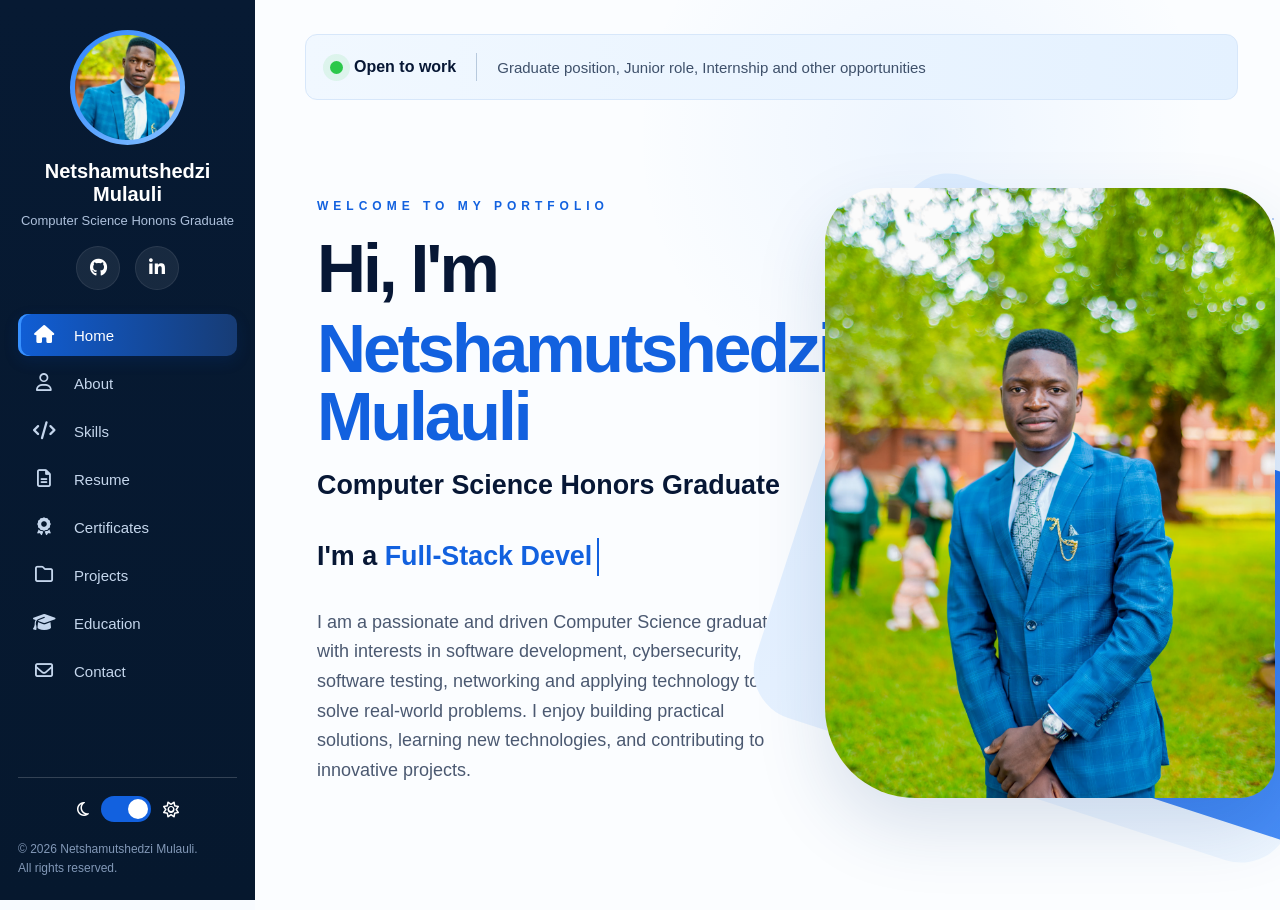
<file: index.html>
<!DOCTYPE html>
<html lang="en">
<head>
    <meta charset="UTF-8">
    <meta name="viewport" content="width=device-width, initial-scale=1.0">

    <meta
        name="description"
        content="Portfolio of Netshamutshedzi Mulauli, Computer Science graduate interested in software development, QA, IT support, networking and cybersecurity."
    >

    <title>Netshamutshedzi Mulauli | Portfolio</title>

    <!-- Font Awesome -->
    <link
        rel="stylesheet"
        href="https://cdnjs.cloudflare.com/ajax/libs/font-awesome/6.7.2/css/all.min.css"
    >

    <link rel="stylesheet" href="css/style.css">
</head>

<body>

    <!-- =========================
         MOBILE MENU BUTTON
    ========================== -->
    <button
        class="mobile-menu-btn"
        id="mobileMenuBtn"
        aria-label="Open navigation menu"
        aria-expanded="false"
    >
        <i class="fa-solid fa-bars"></i>
    </button>

    <!-- =========================
         SIDEBAR
    ========================== -->
    <aside class="sidebar" id="sidebar">

        <div class="sidebar-profile">

            <div class="profile-image-wrapper">
                <img
                    src="assets/images/profile-photo.jpg"
                    alt="Netshamutshedzi Mulauli"
                    class="profile-image"
                >
            </div>

            <h2>Netshamutshedzi<br>Mulauli</h2>

            <p>Computer Science Honons Graduate</p>

            <div class="social-links">

                <a
                    href="https://github.com/Mulauli04"
                    target="_blank"
                    rel="noopener noreferrer"
                    aria-label="GitHub"
                >
                    <i class="fa-brands fa-github"></i>
                </a>

                <!-- Replace # with your LinkedIn URL -->
                <a
                    href="http://linkedin.com/in/mulauli-netshamutshedzi-652450277"
                    target="_blank"
                    rel="noopener noreferrer"
                    aria-label="LinkedIn"
                >
                    <i class="fa-brands fa-linkedin-in"></i>
                </a>

            </div>
        </div>


        <!-- Navigation -->
        <nav class="sidebar-nav">

            <a href="index.html" class="nav-link active">
                <i class="fa-solid fa-house"></i>
                <span>Home</span>
            </a>

            <a href="about.html" class="nav-link">
                <i class="fa-regular fa-user"></i>
                <span>About</span>
            </a>

            <a href="skills.html" class="nav-link">
                <i class="fa-solid fa-code"></i>
                <span>Skills</span>
            </a>

            <a href="resume.html" class="nav-link">
                <i class="fa-regular fa-file-lines"></i>
                <span>Resume</span>
            </a>

            <a href="certificates.html" class="nav-link">
                <i class="fa-solid fa-award"></i>
                <span>Certificates</span>
            </a>

            <a href="projects.html" class="nav-link">
                <i class="fa-regular fa-folder"></i>
                <span>Projects</span>
            </a>

            <a href="education.html" class="nav-link">
                <i class="fa-solid fa-graduation-cap"></i>
                <span>Education</span>
            </a>

            <a href="contact.html" class="nav-link">
                <i class="fa-regular fa-envelope"></i>
                <span>Contact</span>
            </a>

        </nav>


        <!-- Sidebar Footer -->
        <div class="sidebar-footer">

            <div class="theme-switcher">

                <i class="fa-regular fa-moon"></i>

                <button
                    id="themeToggle"
                    class="theme-toggle"
                    aria-label="Toggle dark mode"
                >
                    <span></span>
                </button>

                <i class="fa-regular fa-sun"></i>

            </div>

            <p>
                © <span id="currentYear"></span>
                Netshamutshedzi Mulauli.<br>
                All rights reserved.
            </p>

        </div>

    </aside>


    <!-- Overlay for mobile -->
    <div class="sidebar-overlay" id="sidebarOverlay"></div>


    <!-- =========================
         MAIN CONTENT
    ========================== -->
    <main class="main-content">

        <!-- Availability -->
        <section class="availability-bar">

            <div class="availability-status">
                <span class="status-dot"></span>
                <strong>Open to work</strong>
            </div>

            <div class="availability-divider"></div>

            <p>
                Graduate position, Junior role, Internship and other opportunities
            </p>

        </section>


        <!-- =========================
             HERO
        ========================== -->
        <section class="hero">

            <!-- LEFT SIDE -->
            <div class="hero-content">

                <p class="eyebrow">
                    WELCOME TO MY PORTFOLIO
                </p>

                <h1>
                    <span class="dark-heading">Hi, I'm</span>

                    <span class="name">
                        Netshamutshedzi<br>
                        Mulauli
                    </span>
                </h1>

                <h2>
                    Computer Science Honors Graduate
                </h2>


                <!-- Changing role -->
                <div class="changing-role">
                    <span>I'm a&nbsp;</span>

                    <span
                        id="typingText"
                        class="typing-text"
                        aria-live="polite"
                    ></span>

                    <span class="typing-cursor"></span>
                </div>


                <p class="hero-description">
                    I am a passionate and driven Computer Science graduate with
                    interests in software development, cybersecurity, software
                    testing, networking and applying technology to solve
                    real-world problems. I enjoy building practical solutions,
                    learning new technologies, and contributing to innovative
                    projects.
                </p>

            </div>


            <!-- RIGHT SIDE -->
            <div class="hero-visual">

                <div class="shape shape-one"></div>
                <div class="shape shape-two"></div>

                <div class="dot-pattern"></div>

                <div class="hero-image-container">
                    <img
                        src="assets/images/home-photo.jpg"
                        alt="Netshamutshedzi Mulauli"
                        class="hero-image"
                    >
                </div>

            </div>

        </section>

    </main>


    <script src="js/main.js"></script>

</body>
</html>
</file>
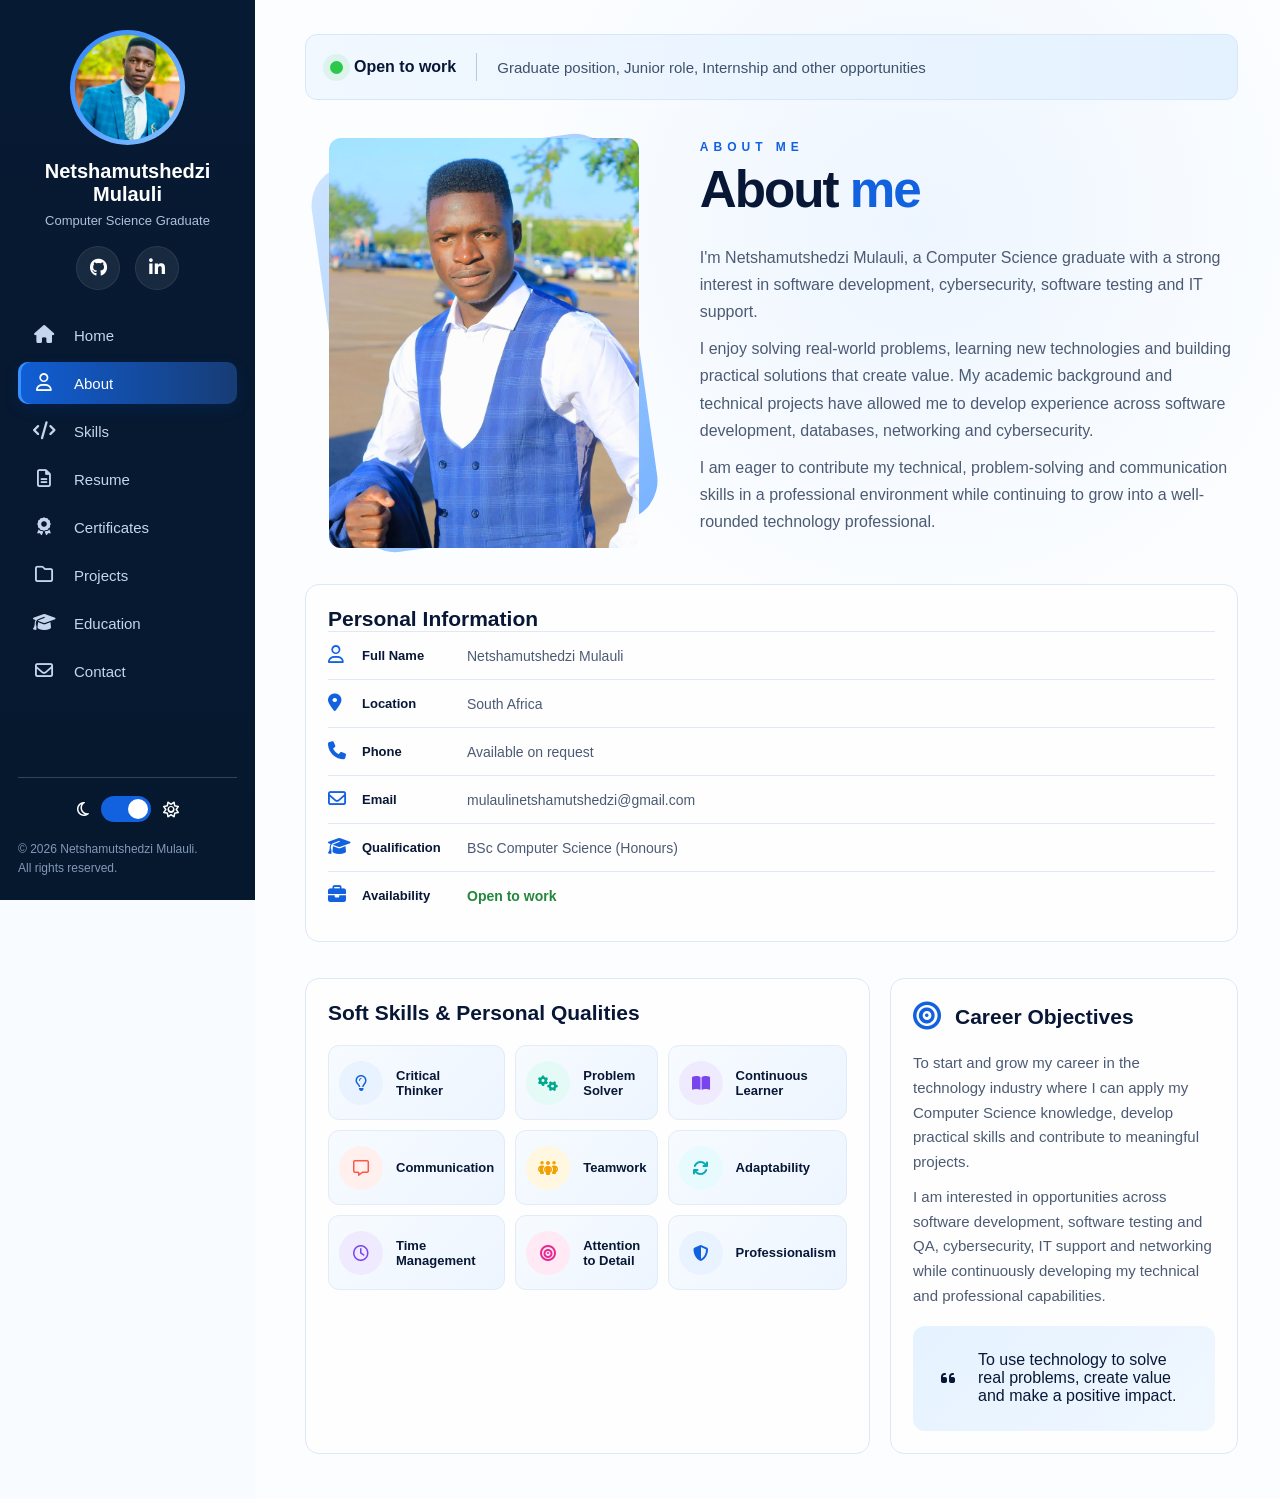
<file: about.html>
<!DOCTYPE html>
<html lang="en">
<head>
    <meta charset="UTF-8">

    <meta name="viewport" content="width=device-width, initial-scale=1.0">

    <meta
        name="description"
        content="About Netshamutshedzi Mulauli — Computer Science graduate interested in software development, cybersecurity, software testing, IT and networking."
    >

    <title>About | Netshamutshedzi Mulauli</title>

    <!-- Font Awesome -->
    <link
        rel="stylesheet"
        href="https://cdnjs.cloudflare.com/ajax/libs/font-awesome/6.7.2/css/all.min.css"
    >

    <link rel="stylesheet" href="css/style.css">
</head>

<body>

<!-- ========================================
     MOBILE MENU
========================================= -->

<button
    class="mobile-menu-btn"
    id="mobileMenuBtn"
    aria-label="Open navigation menu"
    aria-expanded="false"
>
    <i class="fa-solid fa-bars"></i>
</button>


<!-- ========================================
     SIDEBAR
========================================= -->

<aside class="sidebar" id="sidebar">

    <div class="sidebar-profile">

        <div class="profile-image-wrapper">

            <img
                src="assets/images/profile-photo.jpg"
                alt="Netshamutshedzi Mulauli"
                class="profile-image"
            >

        </div>

        <h2>
            Netshamutshedzi<br>
            Mulauli
        </h2>

        <p>Computer Science Graduate</p>


        <div class="social-links">

            <!-- GitHub -->
            <a
                href="https://github.com/Mulauli04"
                target="_blank"
                rel="noopener noreferrer"
                aria-label="GitHub"
            >
                <i class="fa-brands fa-github"></i>
            </a>


            <!-- LinkedIn -->
            <a
                href="https://www.linkedin.com/in/mulauli-netshamutshedzi-652450277"
                target="_blank"
                rel="noopener noreferrer"
                aria-label="LinkedIn"
            >
                <i class="fa-brands fa-linkedin-in"></i>
            </a>

        </div>

    </div>


    <!-- NAVIGATION -->

    <nav class="sidebar-nav">

        <a href="index.html" class="nav-link">
            <i class="fa-solid fa-house"></i>
            <span>Home</span>
        </a>

        <a href="about.html" class="nav-link active">
            <i class="fa-regular fa-user"></i>
            <span>About</span>
        </a>

        <a href="skills.html" class="nav-link">
            <i class="fa-solid fa-code"></i>
            <span>Skills</span>
        </a>

        <a href="resume.html" class="nav-link">
            <i class="fa-regular fa-file-lines"></i>
            <span>Resume</span>
        </a>

        <a href="certificates.html" class="nav-link">
            <i class="fa-solid fa-award"></i>
            <span>Certificates</span>
        </a>

        <a href="projects.html" class="nav-link">
            <i class="fa-regular fa-folder"></i>
            <span>Projects</span>
        </a>

        <a href="education.html" class="nav-link">
            <i class="fa-solid fa-graduation-cap"></i>
            <span>Education</span>
        </a>

        <a href="contact.html" class="nav-link">
            <i class="fa-regular fa-envelope"></i>
            <span>Contact</span>
        </a>

    </nav>


    <!-- SIDEBAR FOOTER -->

    <div class="sidebar-footer">

        <div class="theme-switcher">

            <i class="fa-regular fa-moon"></i>

            <button
                id="themeToggle"
                class="theme-toggle"
                aria-label="Toggle dark mode"
            >
                <span></span>
            </button>

            <i class="fa-regular fa-sun"></i>

        </div>

        <p>
            © <span id="currentYear"></span>
            Netshamutshedzi Mulauli.<br>
            All rights reserved.
        </p>

    </div>

</aside>


<div
    class="sidebar-overlay"
    id="sidebarOverlay"
></div>


<!-- ========================================
     MAIN CONTENT
========================================= -->

<main class="main-content about-main">


    <!-- OPEN TO WORK -->

    <section class="availability-bar">

        <div class="availability-status">

            <span class="status-dot"></span>

            <strong>
                Open to work
            </strong>

        </div>

        <div class="availability-divider"></div>

        <p>
            Graduate position, Junior role, Internship and other opportunities
        </p>

    </section>


    <!-- ====================================
         ABOUT TOP SECTION
    ===================================== -->

    <section class="about-hero">


        <!-- PHOTO -->

        <div class="about-photo-column">

            <div class="about-photo-decoration"></div>

            <div class="about-photo-wrapper">

                <img
                    src="assets/images/about-photo.jpg"
                    alt="Netshamutshedzi Mulauli"
                    class="about-photo"
                >

            </div>

        </div>


        <!-- ABOUT TEXT -->

        <div class="about-introduction">

            <p class="section-label">
                ABOUT ME
            </p>

            <h1>
                About <span>me</span>
            </h1>

            <p>
                I'm Netshamutshedzi Mulauli, a Computer Science
                graduate with a strong interest in software
                development, cybersecurity, software testing and
                IT support.
            </p>

            <p>
                I enjoy solving real-world problems, learning new
                technologies and building practical solutions that
                create value. My academic background and technical
                projects have allowed me to develop experience
                across software development, databases, networking
                and cybersecurity.
            </p>

            <p>
                I am eager to contribute my technical,
                problem-solving and communication skills in a
                professional environment while continuing to grow
                into a well-rounded technology professional.
            </p>

        </div>


        <!-- PERSONAL INFORMATION -->

        <div class="personal-info-card">

            <h2>
                Personal Information
            </h2>


            <div class="info-row">

                <div class="info-icon">
                    <i class="fa-regular fa-user"></i>
                </div>

                <strong>Full Name</strong>

                <span>
                    Netshamutshedzi Mulauli
                </span>

            </div>


            <div class="info-row">

                <div class="info-icon">
                    <i class="fa-solid fa-location-dot"></i>
                </div>

                <strong>Location</strong>

                <span>
                    South Africa
                </span>

            </div>


            <div class="info-row">

                <div class="info-icon">
                    <i class="fa-solid fa-phone"></i>
                </div>

                <strong>Phone</strong>

                <span>
                    Available on request
                </span>

            </div>


            <div class="info-row">

                <div class="info-icon">
                    <i class="fa-regular fa-envelope"></i>
                </div>

                <strong>Email</strong>

                <a href="mailto:mulaulinetshamutshedzi@gmail.com">
                    mulaulinetshamutshedzi@gmail.com
                </a>

            </div>


            <div class="info-row">

                <div class="info-icon">
                    <i class="fa-solid fa-graduation-cap"></i>
                </div>

                <strong>Qualification</strong>

                <span>
                    BSc Computer Science (Honours)
                </span>

            </div>


            <div class="info-row">

                <div class="info-icon">
                    <i class="fa-solid fa-briefcase"></i>
                </div>

                <strong>Availability</strong>

                <span class="available-text">
                    Open to work
                </span>

            </div>

        </div>

    </section>


    <!-- ====================================
         LOWER ABOUT SECTION
    ===================================== -->

    <section class="about-lower">


        <!-- SOFT SKILLS -->

        <div class="soft-skills-card">

            <h2>
                Soft Skills & Personal Qualities
            </h2>


            <div class="soft-skills-grid">


                <div class="soft-skill">

                    <div class="soft-skill-icon blue">
                        <i class="fa-regular fa-lightbulb"></i>
                    </div>

                    <span>
                        Critical<br>
                        Thinker
                    </span>

                </div>


                <div class="soft-skill">

                    <div class="soft-skill-icon green">
                        <i class="fa-solid fa-gears"></i>
                    </div>

                    <span>
                        Problem<br>
                        Solver
                    </span>

                </div>


                <div class="soft-skill">

                    <div class="soft-skill-icon purple">
                        <i class="fa-solid fa-book-open"></i>
                    </div>

                    <span>
                        Continuous<br>
                        Learner
                    </span>

                </div>


                <div class="soft-skill">

                    <div class="soft-skill-icon red">
                        <i class="fa-regular fa-message"></i>
                    </div>

                    <span>
                        Communication
                    </span>

                </div>


                <div class="soft-skill">

                    <div class="soft-skill-icon orange">
                        <i class="fa-solid fa-people-group"></i>
                    </div>

                    <span>
                        Teamwork
                    </span>

                </div>


                <div class="soft-skill">

                    <div class="soft-skill-icon cyan">
                        <i class="fa-solid fa-arrows-rotate"></i>
                    </div>

                    <span>
                        Adaptability
                    </span>

                </div>


                <div class="soft-skill">

                    <div class="soft-skill-icon purple">
                        <i class="fa-regular fa-clock"></i>
                    </div>

                    <span>
                        Time<br>
                        Management
                    </span>

                </div>


                <div class="soft-skill">

                    <div class="soft-skill-icon pink">
                        <i class="fa-solid fa-bullseye"></i>
                    </div>

                    <span>
                        Attention<br>
                        to Detail
                    </span>

                </div>


                <div class="soft-skill">

                    <div class="soft-skill-icon blue">
                        <i class="fa-solid fa-shield-halved"></i>
                    </div>

                    <span>
                        Professionalism
                    </span>

                </div>

            </div>

        </div>


        <!-- CAREER OBJECTIVE -->

        <div class="career-card">

            <div class="career-heading">

                <div class="career-icon">
                    <i class="fa-solid fa-bullseye"></i>
                </div>

                <h2>
                    Career Objectives
                </h2>

            </div>


            <p>
                To start and grow my career in the technology
                industry where I can apply my Computer Science
                knowledge, develop practical skills and contribute
                to meaningful projects.
            </p>

            <p>
                I am interested in opportunities across software
                development, software testing and QA, cybersecurity,
                IT support and networking while continuously
                developing my technical and professional
                capabilities.
            </p>


            <div class="career-quote">

                <i class="fa-solid fa-quote-left"></i>

                <blockquote>
                    To use technology to solve real problems,
                    create value and make a positive impact.
                </blockquote>

            </div>

        </div>

    </section>

</main>


<script src="js/main.js"></script>

</body>
</html>
</file>
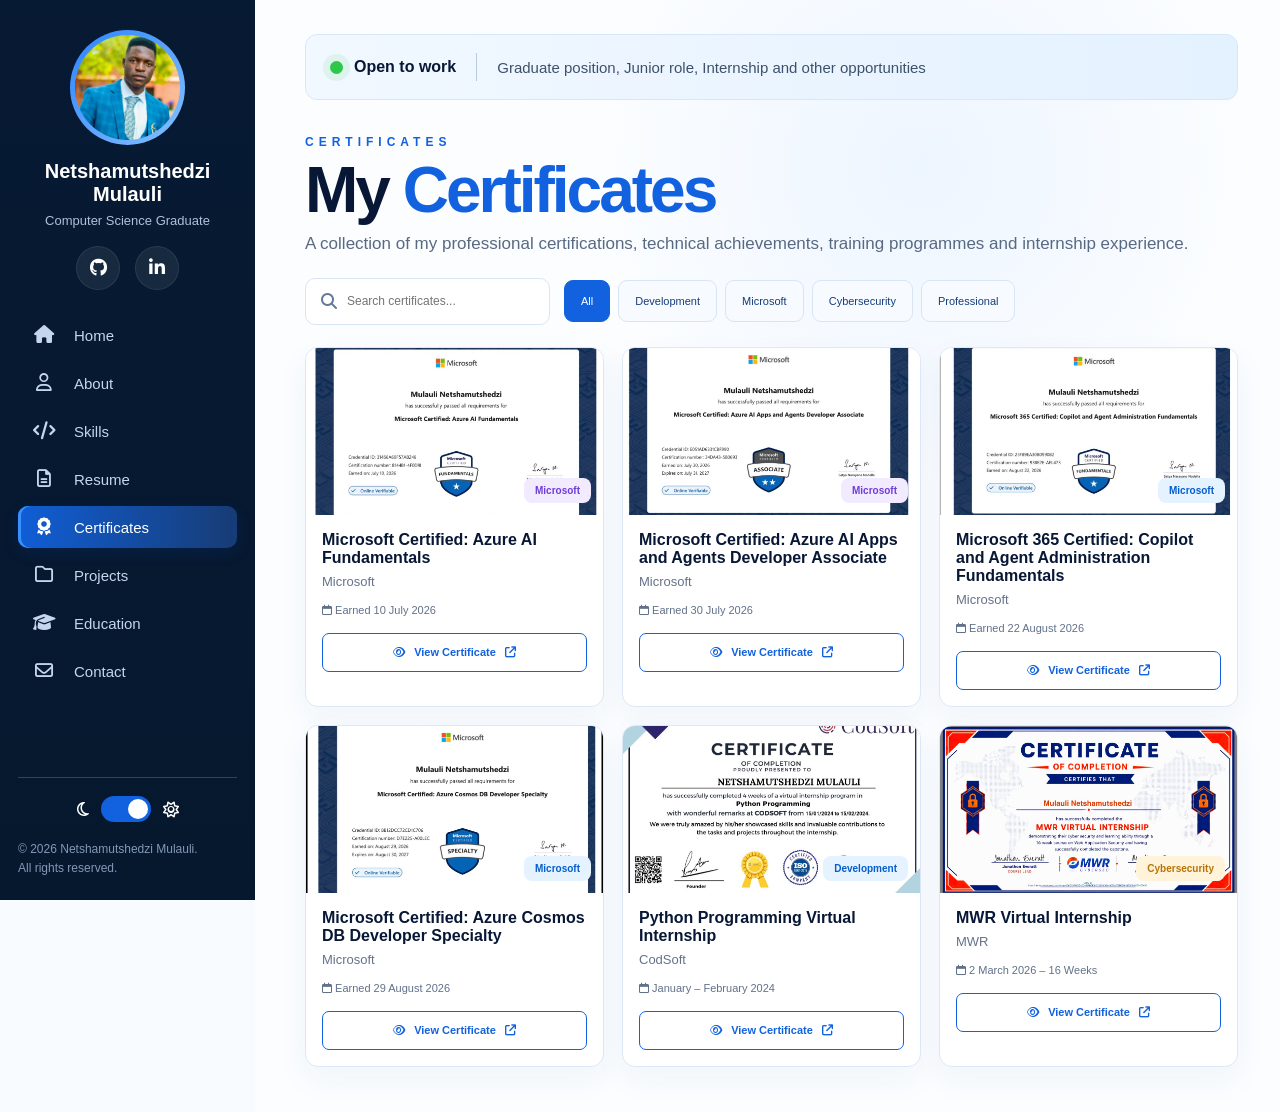
<file: certificates.html>
<!DOCTYPE html>
<html lang="en">

<head>
    <meta charset="UTF-8">

    <meta name="viewport" content="width=device-width, initial-scale=1.0">

    <meta
        name="description"
        content="Professional certificates, Microsoft certifications, training and internship achievements of Netshamutshedzi Mulauli."
    >

    <title>Certificates | Netshamutshedzi Mulauli</title>

    <link
        rel="stylesheet"
        href="https://cdnjs.cloudflare.com/ajax/libs/font-awesome/6.7.2/css/all.min.css"
    >

    <link rel="stylesheet" href="css/style.css">
</head>

<body>


<!-- =====================================================
     MOBILE MENU
===================================================== -->

<button
    class="mobile-menu-btn"
    id="mobileMenuBtn"
    aria-label="Open navigation menu"
    aria-expanded="false"
>
    <i class="fa-solid fa-bars"></i>
</button>


<!-- =====================================================
     SIDEBAR
===================================================== -->

<aside class="sidebar" id="sidebar">

    <div class="sidebar-profile">

        <div class="profile-image-wrapper">

            <img
                src="assets/images/profile-photo.jpg"
                alt="Netshamutshedzi Mulauli"
                class="profile-image"
            >

        </div>


        <h2>
            Netshamutshedzi<br>
            Mulauli
        </h2>


        <p>
            Computer Science Graduate
        </p>


        <div class="social-links">

            <a
                href="https://github.com/Mulauli04"
                target="_blank"
                rel="noopener noreferrer"
                aria-label="GitHub"
            >
                <i class="fa-brands fa-github"></i>
            </a>


            <a
                href="https://www.linkedin.com/in/mulauli-netshamutshedzi-652450277"
                target="_blank"
                rel="noopener noreferrer"
                aria-label="LinkedIn"
            >
                <i class="fa-brands fa-linkedin-in"></i>
            </a>

        </div>

    </div>


    <!-- =================================================
         NAVIGATION
    ================================================== -->

    <nav class="sidebar-nav">

        <a href="index.html" class="nav-link">
            <i class="fa-solid fa-house"></i>
            <span>Home</span>
        </a>


        <a href="about.html" class="nav-link">
            <i class="fa-regular fa-user"></i>
            <span>About</span>
        </a>


        <a href="skills.html" class="nav-link">
            <i class="fa-solid fa-code"></i>
            <span>Skills</span>
        </a>


        <a href="resume.html" class="nav-link">
            <i class="fa-regular fa-file-lines"></i>
            <span>Resume</span>
        </a>


        <a href="certificates.html" class="nav-link active">
            <i class="fa-solid fa-award"></i>
            <span>Certificates</span>
        </a>


        <a href="projects.html" class="nav-link">
            <i class="fa-regular fa-folder"></i>
            <span>Projects</span>
        </a>


        <a href="education.html" class="nav-link">
            <i class="fa-solid fa-graduation-cap"></i>
            <span>Education</span>
        </a>


        <a href="contact.html" class="nav-link">
            <i class="fa-regular fa-envelope"></i>
            <span>Contact</span>
        </a>

    </nav>


    <!-- =================================================
         SIDEBAR FOOTER
    ================================================== -->

    <div class="sidebar-footer">

        <div class="theme-switcher">

            <i class="fa-regular fa-moon"></i>


            <button
                id="themeToggle"
                class="theme-toggle"
                aria-label="Toggle dark mode"
            >
                <span></span>
            </button>


            <i class="fa-regular fa-sun"></i>

        </div>


        <p>
            © <span id="currentYear"></span>
            Netshamutshedzi Mulauli.<br>
            All rights reserved.
        </p>

    </div>

</aside>


<!-- =====================================================
     MOBILE OVERLAY
===================================================== -->

<div
    class="sidebar-overlay"
    id="sidebarOverlay"
></div>


<!-- =====================================================
     MAIN CONTENT
===================================================== -->

<main class="main-content certificates-main">


    <!-- =================================================
         OPEN TO WORK BAR
    ================================================== -->

    <section class="availability-bar">

        <div class="availability-status">

            <span class="status-dot"></span>

            <strong>
                Open to work
            </strong>

        </div>


        <div class="availability-divider"></div>


        <p>
            Graduate position, Junior role, Internship and other opportunities
        </p>

    </section>


    <!-- =================================================
         PAGE HEADER
    ================================================== -->

    <section class="certificates-header">

        <div>

            <p class="section-label">
                CERTIFICATES
            </p>


            <h1>
                My <span>Certificates</span>
            </h1>


            <p>
                A collection of my professional certifications,
                technical achievements, training programmes and internship experience.
            </p>

        </div>

    </section>


    <!-- =================================================
         SEARCH + FILTERS
    ================================================== -->

    <section class="certificate-controls">


        <!-- SEARCH -->

        <div class="certificate-search">

            <i class="fa-solid fa-magnifying-glass"></i>

            <input
                type="search"
                id="certificateSearch"
                placeholder="Search certificates..."
                aria-label="Search certificates"
            >

        </div>


        <!-- FILTER BUTTONS -->

        <div class="certificate-filters">

            <button
                class="certificate-filter active"
                data-filter="all"
            >
                All
            </button>


            <button
                class="certificate-filter"
                data-filter="development"
            >
                Development
            </button>


            <button
                class="certificate-filter"
                data-filter="microsoft"
            >
                Microsoft
            </button>


            <button
                class="certificate-filter"
                data-filter="cybersecurity"
            >
                Cybersecurity
            </button>


            <button
                class="certificate-filter"
                data-filter="professional"
            >
                Professional
            </button>

        </div>

    </section>


    <!-- =================================================
         CERTIFICATE GRID
    ================================================== -->

    <section
        class="certificates-grid"
        id="certificatesGrid"
    >


        <!-- =================================================
             1. MICROSOFT AZURE AI FUNDAMENTALS
        ================================================== -->

        <article
            class="certificate-card"
            data-category="microsoft"
            data-title="microsoft certified azure ai fundamentals"
        >

            <div class="certificate-image">

                <img
                    src="assets/images/certificates/certificate-2.jpg"
                    alt="Microsoft Certified Azure AI Fundamentals"
                >


                <span
                    class="certificate-category training-badge"
                >
                    Microsoft
                </span>

            </div>


            <div class="certificate-card-body">

                <h2>
                    Microsoft Certified: Azure AI Fundamentals
                </h2>


                <p class="certificate-issuer">
                    Microsoft
                </p>


                <div class="certificate-meta">

                    <span>
                        <i class="fa-regular fa-calendar"></i>
                        Earned 10 July 2026
                    </span>

                </div>


                <a
                    href="assets/images/certificates/certificate-2.jpg"
                    target="_blank"
                    rel="noopener noreferrer"
                    class="view-certificate-btn"
                >

                    <i class="fa-regular fa-eye"></i>

                    View Certificate

                    <i class="fa-solid fa-arrow-up-right-from-square"></i>

                </a>

            </div>

        </article>


        <!-- =================================================
             2. MICROSOFT AZURE AI APPS AND AGENTS
        ================================================== -->

        <article
            class="certificate-card"
            data-category="microsoft"
            data-title="microsoft certified azure ai apps and agents developer associate"
        >

            <div class="certificate-image">

                <img
                    src="assets/images/certificates/microsoft-azure-ai-apps-agents.jpg"
                    alt="Microsoft Certified Azure AI Apps and Agents Developer Associate"
                >


                <span
                    class="certificate-category training-badge"
                >
                    Microsoft
                </span>

            </div>


            <div class="certificate-card-body">

                <h2>
                    Microsoft Certified: Azure AI Apps and Agents Developer Associate
                </h2>


                <p class="certificate-issuer">
                    Microsoft
                </p>


                <div class="certificate-meta">

                    <span>
                        <i class="fa-regular fa-calendar"></i>
                        Earned 30 July 2026
                    </span>

                </div>


                <a
                    href="assets/images/certificates/microsoft-azure-ai-apps-agents.jpg"
                    target="_blank"
                    rel="noopener noreferrer"
                    class="view-certificate-btn"
                >

                    <i class="fa-regular fa-eye"></i>

                    View Certificate

                    <i class="fa-solid fa-arrow-up-right-from-square"></i>

                </a>

            </div>

        </article>


        <!-- =================================================
             3. MICROSOFT 365 COPILOT
        ================================================== -->

        <article
            class="certificate-card"
            data-category="microsoft"
            data-title="microsoft 365 certified copilot and agent administration fundamentals"
        >

            <div class="certificate-image">

                <img
                    src="assets/images/certificates/microsoft-copilot and agent admin.jpg.jpeg"
                    alt="Microsoft 365 Certified Copilot and Agent Administration Fundamentals"
                >


                <span
                    class="certificate-category development-badge"
                >
                    Microsoft
                </span>

            </div>


            <div class="certificate-card-body">

                <h2>
                    Microsoft 365 Certified: Copilot and Agent Administration Fundamentals
                </h2>


                <p class="certificate-issuer">
                    Microsoft
                </p>


                <div class="certificate-meta">

                    <span>
                        <i class="fa-regular fa-calendar"></i>
                        Earned 22 August 2026
                    </span>

                </div>


                <a
                    href="assets/images/certificates/microsoft-copilot and agent admin.jpg.jpeg"
                    target="_blank"
                    rel="noopener noreferrer"
                    class="view-certificate-btn"
                >

                    <i class="fa-regular fa-eye"></i>

                    View Certificate

                    <i class="fa-solid fa-arrow-up-right-from-square"></i>

                </a>

            </div>

        </article>


        <!-- =================================================
             4. MICROSOFT AZURE COSMOS DB
        ================================================== -->

        <article
            class="certificate-card"
            data-category="microsoft"
            data-title="microsoft certified azure cosmos db developer specialty"
        >

            <div class="certificate-image">

                <img
                    src="assets/images/certificates/microsoft-azure-cosmos-db.jpg"
                    alt="Microsoft Certified Azure Cosmos DB Developer Specialty"
                >


                <span
                    class="certificate-category development-badge"
                >
                    Microsoft
                </span>

            </div>


            <div class="certificate-card-body">

                <h2>
                    Microsoft Certified: Azure Cosmos DB Developer Specialty
                </h2>


                <p class="certificate-issuer">
                    Microsoft
                </p>


                <div class="certificate-meta">

                    <span>
                        <i class="fa-regular fa-calendar"></i>
                        Earned 29 August 2026
                    </span>

                </div>


                <a
                    href="assets/images/certificates/microsoft-azure-cosmos-db.jpg"
                    target="_blank"
                    rel="noopener noreferrer"
                    class="view-certificate-btn"
                >

                    <i class="fa-regular fa-eye"></i>

                    View Certificate

                    <i class="fa-solid fa-arrow-up-right-from-square"></i>

                </a>

            </div>

        </article>


        <!-- =================================================
             5. CODSOFT PYTHON INTERNSHIP
        ================================================== -->

        <article
            class="certificate-card"
            data-category="development"
            data-title="codsoft python programming virtual internship"
        >

            <div class="certificate-image">

                <img
                    src="assets/images/certificates/codsoft-python-internship.jpg"
                    alt="CodSoft Python Programming Virtual Internship Certificate"
                >


                <span
                    class="certificate-category development-badge"
                >
                    Development
                </span>

            </div>


            <div class="certificate-card-body">

                <h2>
                    Python Programming Virtual Internship
                </h2>


                <p class="certificate-issuer">
                    CodSoft
                </p>


                <div class="certificate-meta">

                    <span>
                        <i class="fa-regular fa-calendar"></i>
                        January – February 2024
                    </span>

                </div>


                <a
                    href="assets/images/certificates/codsoft-python-internship.jpg"
                    target="_blank"
                    rel="noopener noreferrer"
                    class="view-certificate-btn"
                >

                    <i class="fa-regular fa-eye"></i>

                    View Certificate

                    <i class="fa-solid fa-arrow-up-right-from-square"></i>

                </a>

            </div>

        </article>




        <!-- =================================================
             6. MWR VIRTUAL INTERNSHIP
        ================================================== -->

        <article
            class="certificate-card"
            data-category="cybersecurity"
            data-title="mwr virtual internship 16 weeks 2026"
        >

            <div class="certificate-image">

                <img
                    src="assets/images/certificates/mwr-virtual-internship.jpg"
                    alt="MWR Virtual Internship Certificate"
                >


                <span
                    class="certificate-category professional-badge"
                >
                    Cybersecurity
                </span>

            </div>


            <div class="certificate-card-body">

                <h2>
                    MWR Virtual Internship
                </h2>


                <p class="certificate-issuer">
                    MWR
                </p>


                <div class="certificate-meta">

                    <span>
                        <i class="fa-regular fa-calendar"></i>
                        2 March 2026 – 16 Weeks
                    </span>

                </div>


                <a
                    href="assets/images/certificates/mwr-virtual-internship.jpg"
                    target="_blank"
                    rel="noopener noreferrer"
                    class="view-certificate-btn"
                >

                    <i class="fa-regular fa-eye"></i>

                    View Certificate

                    <i class="fa-solid fa-arrow-up-right-from-square"></i>

                </a>

            </div>

        </article>


    </section>


    <!-- =================================================
         NO RESULTS MESSAGE
    ================================================== -->

    <div
        class="certificate-empty"
        id="certificateEmpty"
    >

        <i class="fa-regular fa-folder-open"></i>


        <h2>
            No certificates found
        </h2>


        <p>
            Try another search or certificate category.
        </p>

    </div>

</main>


<!-- =====================================================
     JAVASCRIPT
===================================================== -->

<script src="js/main.js"></script>

</body>

</html>
</file>
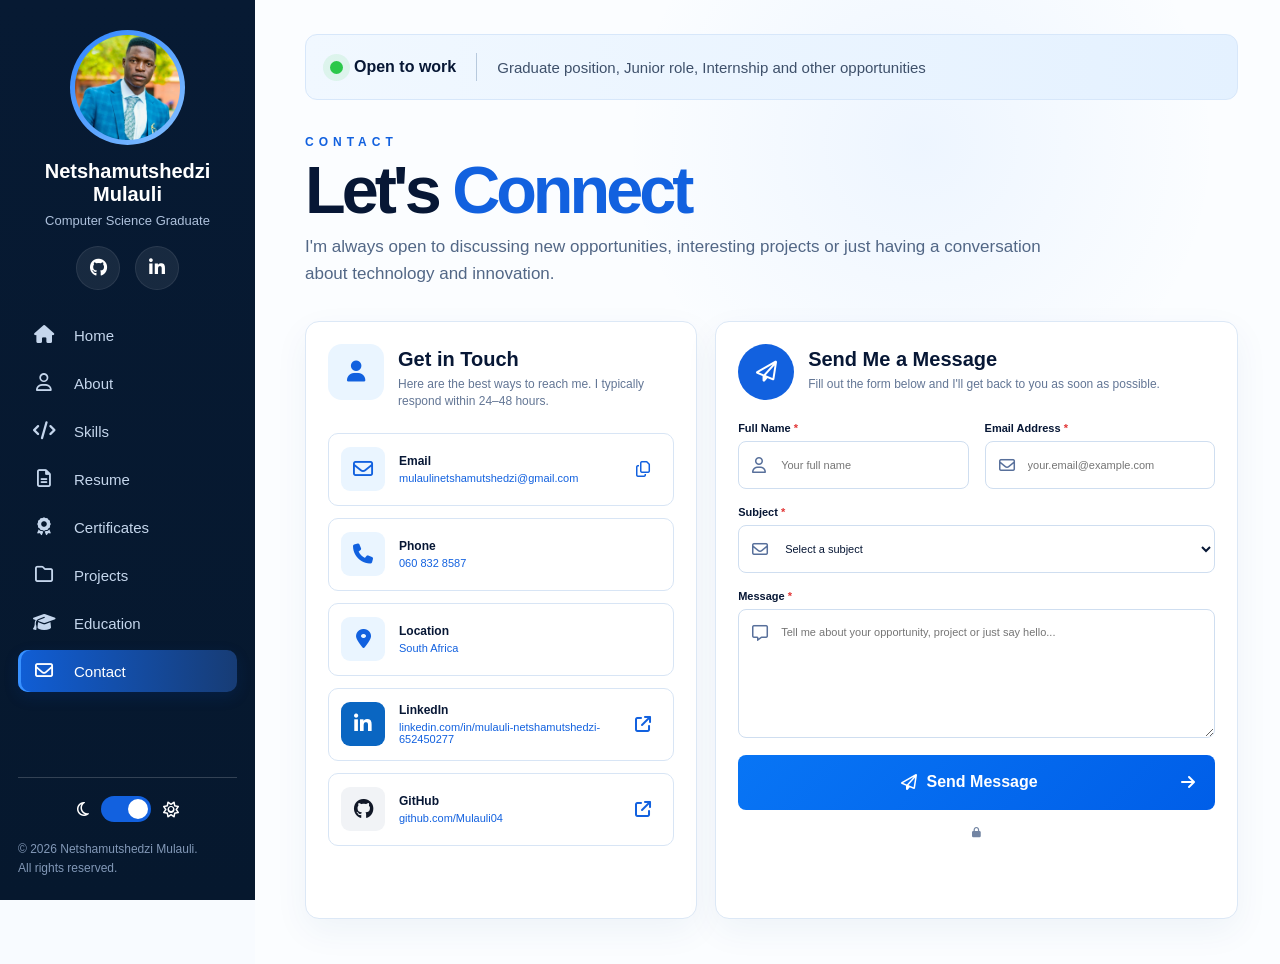
<file: contact.html>
<!DOCTYPE html>
<html lang="en">

<head>
    <meta charset="UTF-8">
    <meta name="viewport" content="width=device-width, initial-scale=1.0">

    <meta
        name="description"
        content="Contact Netshamutshedzi Mulauli for graduate, junior, internship, software development and technology opportunities."
    >

    <title>Contact | Netshamutshedzi Mulauli</title>

    <link
        rel="stylesheet"
        href="https://cdnjs.cloudflare.com/ajax/libs/font-awesome/6.7.2/css/all.min.css"
    >

    <link rel="stylesheet" href="css/style.css">
</head>


<body>

<!-- =====================================================
     MOBILE MENU
===================================================== -->

<button
    class="mobile-menu-btn"
    id="mobileMenuBtn"
    aria-label="Open navigation menu"
    aria-expanded="false"
>
    <i class="fa-solid fa-bars"></i>
</button>


<!-- =====================================================
     SIDEBAR
===================================================== -->

<aside class="sidebar" id="sidebar">

    <div class="sidebar-profile">

        <div class="profile-image-wrapper">

            <img
                src="assets/images/profile-photo.jpg"
                alt="Netshamutshedzi Mulauli"
                class="profile-image"
            >

        </div>

        <h2>
            Netshamutshedzi<br>
            Mulauli
        </h2>

        <p>Computer Science Graduate</p>


        <div class="social-links">

            <a
                href="https://github.com/Mulauli04"
                target="_blank"
                rel="noopener noreferrer"
                aria-label="GitHub"
            >
                <i class="fa-brands fa-github"></i>
            </a>

            <a
                href="https://www.linkedin.com/in/mulauli-netshamutshedzi-652450277"
                target="_blank"
                rel="noopener noreferrer"
                aria-label="LinkedIn"
            >
                <i class="fa-brands fa-linkedin-in"></i>
            </a>

        </div>

    </div>


    <!-- NAVIGATION -->

    <nav class="sidebar-nav">

        <a href="index.html" class="nav-link">
            <i class="fa-solid fa-house"></i>
            <span>Home</span>
        </a>

        <a href="about.html" class="nav-link">
            <i class="fa-regular fa-user"></i>
            <span>About</span>
        </a>

        <a href="skills.html" class="nav-link">
            <i class="fa-solid fa-code"></i>
            <span>Skills</span>
        </a>

        <a href="resume.html" class="nav-link">
            <i class="fa-regular fa-file-lines"></i>
            <span>Resume</span>
        </a>

        <a href="certificates.html" class="nav-link">
            <i class="fa-solid fa-award"></i>
            <span>Certificates</span>
        </a>

        <a href="projects.html" class="nav-link">
            <i class="fa-regular fa-folder"></i>
            <span>Projects</span>
        </a>

        <a href="education.html" class="nav-link">
            <i class="fa-solid fa-graduation-cap"></i>
            <span>Education</span>
        </a>

        <a href="contact.html" class="nav-link active">
            <i class="fa-regular fa-envelope"></i>
            <span>Contact</span>
        </a>

    </nav>


    <!-- SIDEBAR FOOTER -->

    <div class="sidebar-footer">

        <div class="theme-switcher">

            <i class="fa-regular fa-moon"></i>

            <button
                id="themeToggle"
                class="theme-toggle"
                aria-label="Toggle dark mode"
            >
                <span></span>
            </button>

            <i class="fa-regular fa-sun"></i>

        </div>

        <p>
            © <span id="currentYear"></span>
            Netshamutshedzi Mulauli.<br>
            All rights reserved.
        </p>

    </div>

</aside>


<div
    class="sidebar-overlay"
    id="sidebarOverlay"
></div>


<!-- =====================================================
     MAIN CONTENT
===================================================== -->

<main class="main-content contact-main">


    <!-- =================================================
         OPEN TO WORK BAR
    ================================================== -->

    <section class="availability-bar">

        <div class="availability-status">

            <span class="status-dot"></span>

            <strong>Open to work</strong>

        </div>

        <div class="availability-divider"></div>

        <p>
            Graduate position, Junior role, Internship and other opportunities
        </p>

    </section>



    <!-- =================================================
         CONTACT HEADING
    ================================================== -->

    <section class="contact-header">

        <p class="section-label">
            CONTACT
        </p>

        <h1>
            Let's <span>Connect</span>
        </h1>

        <p class="contact-introduction">
            I'm always open to discussing new opportunities,
            interesting projects or just having a conversation
            about technology and innovation.
        </p>

    </section>



    <!-- =================================================
         CONTACT GRID
    ================================================== -->

    <section class="contact-grid">


        <!-- =================================================
             LEFT: GET IN TOUCH
        ================================================== -->

        <article class="contact-card contact-information-card">


            <!-- CARD HEADER -->

            <div class="contact-card-header">

                <div class="contact-card-header-icon">

                    <i class="fa-solid fa-user"></i>

                </div>

                <div>

                    <h2>Get in Touch</h2>

                    <p>
                        Here are the best ways to reach me.
                        I typically respond within 24–48 hours.
                    </p>

                </div>

            </div>



            <!-- EMAIL -->

            <div class="contact-detail-card">

                <div class="contact-detail-icon">

                    <i class="fa-regular fa-envelope"></i>

                </div>

                <div class="contact-detail-text">

                    <strong>Email</strong>

                    <a
                        href="mailto:mulaulinetshamutshedzi@gmail.com"
                    >
                        mulaulinetshamutshedzi@gmail.com
                    </a>

                </div>


                <button
                    class="copy-contact-btn"
                    data-copy="mulaulinetshamutshedzi@gmail.com"
                    aria-label="Copy email address"
                    title="Copy email"
                >
                    <i class="fa-regular fa-copy"></i>
                </button>

            </div>



 <!-- Phone -->

            <div class="contact-detail-card">

                <div class="contact-detail-icon phone">

                    <i class="fa-solid fa-phone"></i>

                </div>

                <div class="contact-detail-text">

                    <strong>Phone</strong>

                    <span>
                        060 832 8587
                    </span>

                </div>

            </div>



            <!-- LOCATION -->

            <div class="contact-detail-card">

                <div class="contact-detail-icon location">

                    <i class="fa-solid fa-location-dot"></i>

                </div>

                <div class="contact-detail-text">

                    <strong>Location</strong>

                    <span>
                        South Africa
                    </span>

                </div>

            </div>



            <!-- LINKEDIN -->

            <div class="contact-detail-card">

                <div class="contact-detail-icon linkedin">

                    <i class="fa-brands fa-linkedin-in"></i>

                </div>

                <div class="contact-detail-text">

                    <strong>LinkedIn</strong>

                    <a
                        href="https://www.linkedin.com/in/mulauli-netshamutshedzi-652450277"
                        target="_blank"
                        rel="noopener noreferrer"
                    >
                        linkedin.com/in/mulauli-netshamutshedzi-652450277
                    </a>

                </div>


                <a
                    href="https://www.linkedin.com/in/mulauli-netshamutshedzi-652450277"
                    target="_blank"
                    rel="noopener noreferrer"
                    class="contact-external-link"
                    aria-label="Open LinkedIn profile"
                >
                    <i class="fa-solid fa-arrow-up-right-from-square"></i>
                </a>

            </div>



            <!-- GITHUB -->

            <div class="contact-detail-card">

                <div class="contact-detail-icon github">

                    <i class="fa-brands fa-github"></i>

                </div>

                <div class="contact-detail-text">

                    <strong>GitHub</strong>

                    <a
                        href="https://github.com/Mulauli04"
                        target="_blank"
                        rel="noopener noreferrer"
                    >
                        github.com/Mulauli04
                    </a>

                </div>


                <a
                    href="https://github.com/Mulauli04"
                    target="_blank"
                    rel="noopener noreferrer"
                    class="contact-external-link"
                    aria-label="Open GitHub profile"
                >
                    <i class="fa-solid fa-arrow-up-right-from-square"></i>
                </a>

            </div>


            <!-- COPY MESSAGE -->

            <div
                class="copy-notification"
                id="copyNotification"
                role="status"
                aria-live="polite"
            >
                <i class="fa-solid fa-circle-check"></i>

                Email copied to clipboard
            </div>


        </article>



        <!-- =================================================
             RIGHT: CONTACT FORM
        ================================================== -->

        <article class="contact-card contact-form-card">


            <!-- FORM HEADER -->

            <div class="contact-card-header">

                <div class="contact-card-header-icon message-icon">

                    <i class="fa-regular fa-paper-plane"></i>

                </div>

                <div>

                    <h2>
                        Send Me a Message
                    </h2>

                    <p>
                        Fill out the form below and I'll get
                        back to you as soon as possible.
                    </p>

                </div>

            </div>



            <!-- FORM -->

            <form
                class="contact-form"
                id="contactForm"
            >


                <!-- NAME + EMAIL -->

                <div class="contact-form-row">


                    <!-- NAME -->

                    <div class="form-group">

                        <label for="fullName">

                            Full Name

                            <span>*</span>

                        </label>


                        <div class="form-input-wrapper">

                            <i class="fa-regular fa-user"></i>

                            <input
                                type="text"
                                id="fullName"
                                name="name"
                                placeholder="Your full name"
                                autocomplete="name"
                                required
                            >

                        </div>

                    </div>



                    <!-- EMAIL -->

                    <div class="form-group">

                        <label for="email">

                            Email Address

                            <span>*</span>

                        </label>


                        <div class="form-input-wrapper">

                            <i class="fa-regular fa-envelope"></i>

                            <input
                                type="email"
                                id="email"
                                name="email"
                                placeholder="your.email@example.com"
                                autocomplete="email"
                                required
                            >

                        </div>

                    </div>

                </div>



                <!-- SUBJECT -->

                <div class="form-group">

                    <label for="subject">

                        Subject

                        <span>*</span>

                    </label>


                    <div class="form-input-wrapper">

                        <i class="fa-regular fa-envelope"></i>


                        <select
                            id="subject"
                            name="subject"
                            required
                        >

                            <option value="" disabled selected>
                                Select a subject
                            </option>

                            <option value="Graduate Opportunity">
                                Graduate Opportunity
                            </option>

                            <option value="Junior Role">
                                Junior Role
                            </option>

                            <option value="Internship">
                                Internship
                            </option>

                            <option value="Software Development Project">
                                Software Development Project
                            </option>

                            <option value="Collaboration">
                                Collaboration
                            </option>

                            <option value="Research">
                                Research
                            </option>

                            <option value="General Enquiry">
                                General Enquiry
                            </option>

                        </select>

                    </div>

                </div>



                <!-- MESSAGE -->

                <div class="form-group">

                    <label for="message">

                        Message

                        <span>*</span>

                    </label>


                    <div class="form-input-wrapper textarea-wrapper">

                        <i class="fa-regular fa-message"></i>

                        <textarea
                            id="message"
                            name="message"
                            rows="6"
                            placeholder="Tell me about your opportunity, project or just say hello..."
                            required
                        ></textarea>

                    </div>

                </div>



                <!-- SEND -->

                <button
                    type="submit"
                    class="contact-submit-btn"
                    id="contactSubmitBtn"
                >

                    <span>

                        <i class="fa-regular fa-paper-plane"></i>

                        Send Message

                    </span>


                    <i class="fa-solid fa-arrow-right"></i>

                </button>



                <!-- FORM STATUS -->

                <div
                    class="contact-form-status"
                    id="contactFormStatus"
                    role="status"
                    aria-live="polite"
                ></div>



                <!-- PRIVACY -->

                <p class="contact-privacy">

                    <i class="fa-solid fa-lock"></i>

                    

                </p>


            </form>

        </article>

    </section>

</main>


<script src="js/main.js"></script>

</body>

</html>
</file>
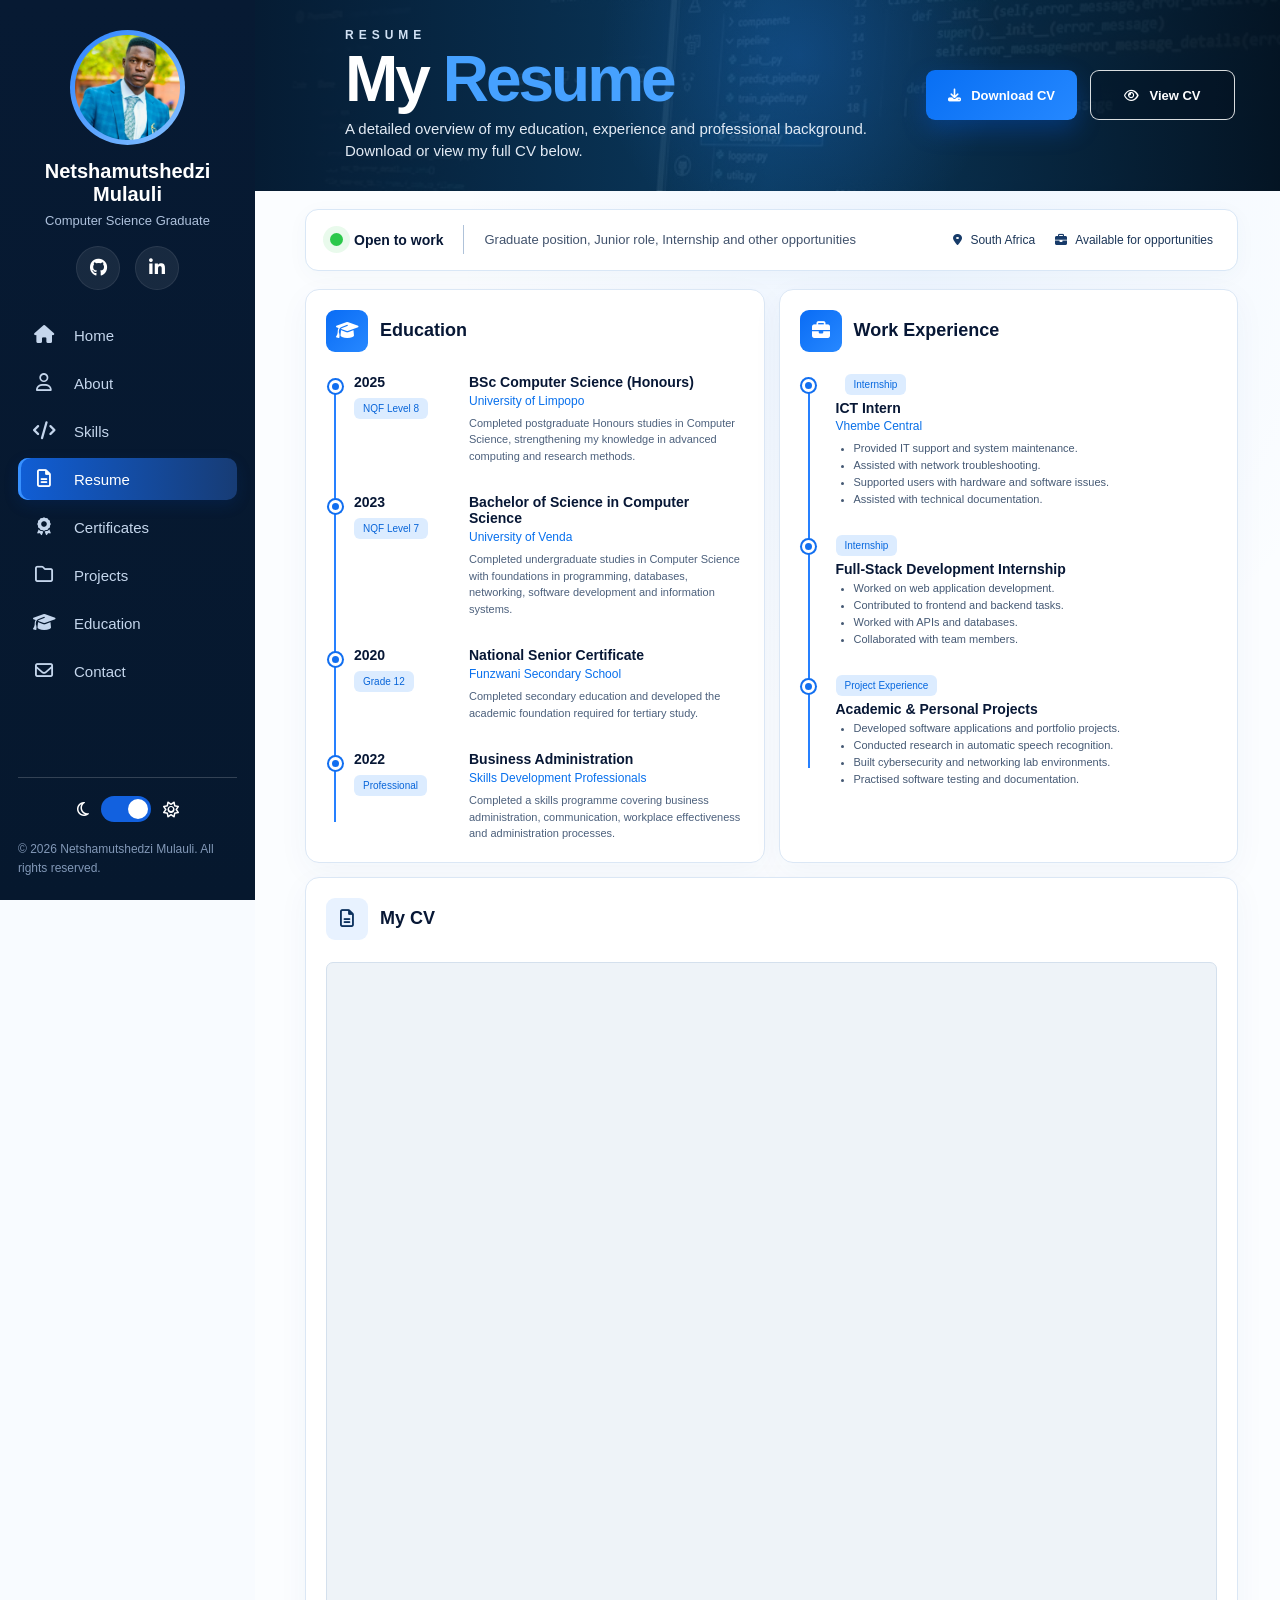
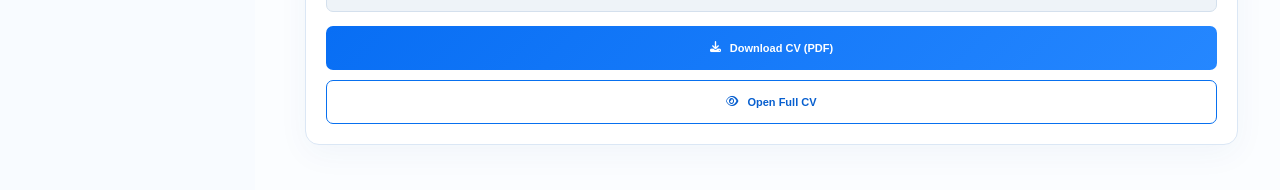
<file: resume.html>
<!DOCTYPE html>
<html lang="en">

<head>
    <meta charset="UTF-8">

    <meta
        name="viewport"
        content="width=device-width, initial-scale=1.0"
    >

    <meta
        name="description"
        content="Resume of Netshamutshedzi Mulauli - Computer Science graduate with experience in software development, IT support, networking, cybersecurity and research."
    >

    <title>
        Resume | Netshamutshedzi Mulauli
    </title>


    <!-- FONT AWESOME -->
    <link
        rel="stylesheet"
        href="https://cdnjs.cloudflare.com/ajax/libs/font-awesome/6.7.2/css/all.min.css"
    >


    <!-- MAIN CSS -->
    <link
        rel="stylesheet"
        href="css/style.css"
    >

</head>


<body>


<!-- =========================================================
     MOBILE MENU BUTTON
========================================================= -->

<button
    class="mobile-menu-btn"
    id="mobileMenuBtn"
    aria-label="Open navigation menu"
    aria-expanded="false"
>
    <i class="fa-solid fa-bars"></i>
</button>



<!-- =========================================================
     SIDEBAR
========================================================= -->

<aside
    class="sidebar"
    id="sidebar"
>


    <!-- PROFILE -->

    <div class="sidebar-profile">

        <div class="profile-image-wrapper">

            <img
                src="assets/images/profile-photo.jpg"
                alt="Netshamutshedzi Mulauli"
                class="profile-image"
            >

        </div>


        <h2>
            Netshamutshedzi
            <br>
            Mulauli
        </h2>


        <p>
            Computer Science Graduate
        </p>


        <!-- SOCIAL -->

        <div class="social-links">

            <a
                href="https://github.com/Mulauli04"
                target="_blank"
                rel="noopener noreferrer"
                aria-label="GitHub"
            >
                <i class="fa-brands fa-github"></i>
            </a>


            <a
                href="https://www.linkedin.com/in/mulauli-netshamutshedzi-652450277"
                target="_blank"
                rel="noopener noreferrer"
                aria-label="LinkedIn"
            >
                <i class="fa-brands fa-linkedin-in"></i>
            </a>

        </div>

    </div>



    <!-- =====================================================
         NAVIGATION
    ====================================================== -->

    <nav class="sidebar-nav">


        <a
            href="index.html"
            class="nav-link"
        >
            <i class="fa-solid fa-house"></i>

            <span>
                Home
            </span>
        </a>


        <a
            href="about.html"
            class="nav-link"
        >
            <i class="fa-regular fa-user"></i>

            <span>
                About
            </span>
        </a>


        <a
            href="skills.html"
            class="nav-link"
        >
            <i class="fa-solid fa-code"></i>

            <span>
                Skills
            </span>
        </a>


        <a
            href="resume.html"
            class="nav-link active"
        >
            <i class="fa-regular fa-file-lines"></i>

            <span>
                Resume
            </span>
        </a>


        <a
            href="certificates.html"
            class="nav-link"
        >
            <i class="fa-solid fa-award"></i>

            <span>
                Certificates
            </span>
        </a>


        <a
            href="projects.html"
            class="nav-link"
        >
            <i class="fa-regular fa-folder"></i>

            <span>
                Projects
            </span>
        </a>


        <a
            href="education.html"
            class="nav-link"
        >
            <i class="fa-solid fa-graduation-cap"></i>

            <span>
                Education
            </span>
        </a>


        <a
            href="contact.html"
            class="nav-link"
        >
            <i class="fa-regular fa-envelope"></i>

            <span>
                Contact
            </span>
        </a>


    </nav>



    <!-- =====================================================
         SIDEBAR FOOTER
    ====================================================== -->

    <div class="sidebar-footer">


        <div class="theme-switcher">

            <i class="fa-regular fa-moon"></i>


            <button
                id="themeToggle"
                class="theme-toggle"
                aria-label="Toggle theme"
            >
                <span></span>
            </button>


            <i class="fa-regular fa-sun"></i>

        </div>


        <p>
            © <span id="currentYear"></span>
            Netshamutshedzi Mulauli.
            All rights reserved.
        </p>

    </div>


</aside>



<!-- MOBILE OVERLAY -->

<div
    class="sidebar-overlay"
    id="sidebarOverlay"
></div>



<!-- =========================================================
     MAIN RESUME PAGE
========================================================= -->

<main class="main-content resume-redesign">


    <!-- =====================================================
         RESUME HERO
    ====================================================== -->

    <section class="resume-hero">


        <div class="resume-hero-overlay"></div>


        <div class="resume-hero-content">

            <p class="resume-hero-label">
                RESUME
            </p>


            <h1>
                My <span>Resume</span>
            </h1>


            <p>
                A detailed overview of my education,
                experience and professional background.
                Download or view my full CV below.
            </p>

        </div>



        <!-- BUTTONS -->

        <div class="resume-hero-actions">


            <a
                href="Netshamutshedzi_Mulauli_CV.pdf"
                download
                class="resume-hero-btn primary"
            >

                <i class="fa-solid fa-download"></i>

                Download CV

            </a>


            <a
                href="Netshamutshedzi_Mulauli_CV.pdf"
                target="_blank"
                rel="noopener noreferrer"
                class="resume-hero-btn outline"
            >

                <i class="fa-regular fa-eye"></i>

                View CV

            </a>


        </div>

    </section>



    <!-- =====================================================
         AVAILABILITY BAR
    ====================================================== -->

    <section class="resume-availability">


        <div class="resume-availability-left">

            <div class="resume-work-status">

                <span class="status-dot"></span>

                <strong>
                    Open to work
                </strong>

            </div>


            <div class="resume-status-divider"></div>


            <p>
                Graduate position, Junior role,
                Internship and other opportunities
            </p>

        </div>



        <div class="resume-availability-right">


            <div class="resume-availability-detail">

                <i class="fa-solid fa-location-dot"></i>

                <span>
                    South Africa
                </span>

            </div>


            <div class="resume-availability-detail">

                <i class="fa-solid fa-briefcase"></i>

                <span>
                    Available for opportunities
                </span>

            </div>


        </div>


    </section>



    <!-- =====================================================
         CONTENT GRID
    ====================================================== -->

    <section class="resume-new-layout">


        <!-- =================================================
             EDUCATION
        ================================================== -->

        <article class="resume-new-card education-panel">


            <div class="resume-new-heading">

                <div class="resume-heading-icon">

                    <i class="fa-solid fa-graduation-cap"></i>

                </div>


                <h2>
                    Education
                </h2>

            </div>



            <div class="modern-timeline">


                <!-- HONOURS -->

                <div class="modern-timeline-item">


                    <div class="modern-timeline-dot"></div>


                    <div class="modern-year">

                        <strong>
                            2025
                        </strong>

                        <span>
                            NQF Level 8
                        </span>

                    </div>


                    <div class="modern-timeline-content">

                        <h3>
                            BSc Computer Science (Honours)
                        </h3>


                        <h4>
                            University of Limpopo
                        </h4>


                        <p>
                            Completed postgraduate Honours studies
                            in Computer Science, strengthening my
                            knowledge in advanced computing and
                            research methods.
                        </p>

                    </div>

                </div>



                <!-- BSC -->

                <div class="modern-timeline-item">


                    <div class="modern-timeline-dot"></div>


                    <div class="modern-year">

                        <strong>
                            2023
                        </strong>

                        <span>
                            NQF Level 7
                        </span>

                    </div>


                    <div class="modern-timeline-content">

                        <h3>
                            Bachelor of Science in Computer Science
                        </h3>


                        <h4>
                            University of Venda
                        </h4>


                        <p>
                            Completed undergraduate studies in
                            Computer Science with foundations in
                            programming, databases, networking,
                            software development and information systems.
                        </p>

                    </div>

                </div>



                <!-- GRADE 12 -->

                <div class="modern-timeline-item">


                    <div class="modern-timeline-dot"></div>


                    <div class="modern-year">

                        <strong>
                            2020
                        </strong>

                        <span>
                            Grade 12
                        </span>

                    </div>


                    <div class="modern-timeline-content">

                        <h3>
                            National Senior Certificate
                        </h3>


                        <h4>
                            Funzwani Secondary School
                        </h4>


                        <p>
                            Completed secondary education and
                            developed the academic foundation
                            required for tertiary study.
                        </p>

                    </div>

                </div>



                <!-- BUSINESS ADMIN -->

                <div class="modern-timeline-item">


                    <div class="modern-timeline-dot"></div>


                    <div class="modern-year">

                        <strong>
                            2022
                        </strong>

                        <span>
                            Professional
                        </span>

                    </div>


                    <div class="modern-timeline-content">

                        <h3>
                            Business Administration
                        </h3>


                        <h4>
                            Skills Development Professionals
                        </h4>


                        <p>
                            Completed a skills programme covering
                            business administration, communication,
                            workplace effectiveness and administration
                            processes.
                        </p>

                    </div>

                </div>


            </div>

        </article>



        <!-- =================================================
             WORK EXPERIENCE
        ================================================== -->

        <article class="resume-new-card experience-panel">


            <div class="resume-new-heading">

                <div class="resume-heading-icon">

                    <i class="fa-solid fa-briefcase"></i>

                </div>


                <h2>
                    Work Experience
                </h2>

            </div>



            <div class="experience-timeline">


                <!-- ICT INTERN -->

                <div class="experience-item">


                    <div class="experience-dot"></div>


                    <div class="experience-content">


                        <div class="experience-top">

                            <span class="experience-date">
                            </span>


                            <span class="experience-type">
                                Internship
                            </span>

                        </div>


                        <h3>
                            ICT Intern
                        </h3>


                        <h4>
                            Vhembe Central
                        </h4>


                        <ul>

                            <li>
                                Provided IT support and system maintenance.
                            </li>

                            <li>
                                Assisted with network troubleshooting.
                            </li>

                            <li>
                                Supported users with hardware and software issues.
                            </li>

                            <li>
                                Assisted with technical documentation.
                            </li>

                        </ul>


                    </div>

                </div>



                <!-- FULL STACK -->

                <div class="experience-item">


                    <div class="experience-dot"></div>


                    <div class="experience-content">


                        <div class="experience-top">

                            <span class="experience-type">
                                Internship
                            </span>

                        </div>


                        <h3>
                            Full-Stack Development Internship
                        </h3>


                        <ul>

                            <li>
                                Worked on web application development.
                            </li>

                            <li>
                                Contributed to frontend and backend tasks.
                            </li>

                            <li>
                                Worked with APIs and databases.
                            </li>

                            <li>
                                Collaborated with team members.
                            </li>

                        </ul>


                    </div>

                </div>



                <!-- PROJECTS -->

                <div class="experience-item">


                    <div class="experience-dot"></div>


                    <div class="experience-content">


                        <div class="experience-top">

                            <span class="experience-type">
                                Project Experience
                            </span>

                        </div>


                        <h3>
                            Academic & Personal Projects
                        </h3>


                        <ul>

                            <li>
                                Developed software applications and portfolio projects.
                            </li>

                            <li>
                                Conducted research in automatic speech recognition.
                            </li>

                            <li>
                                Built cybersecurity and networking lab environments.
                            </li>

                            <li>
                                Practised software testing and documentation.
                            </li>

                        </ul>


                    </div>

                </div>


            </div>

        </article>



        <!-- =================================================
             CV PREVIEW
        ================================================== -->

        <aside class="resume-new-card resume-cv-panel">


            <div class="resume-new-heading">

                <div class="resume-heading-icon dark-icon">

                    <i class="fa-regular fa-file-lines"></i>

                </div>


                <h2>
                    My CV
                </h2>

            </div>



            <div class="modern-cv-preview">


                <iframe
                    src="Netshamutshedzi_Mulauli_CV.pdf#toolbar=0&navpanes=0&scrollbar=0"
                    title="Netshamutshedzi Mulauli CV"
                ></iframe>


            </div>



            <div class="modern-cv-actions">


                <a
                    href="Netshamutshedzi_Mulauli_CV.pdf"
                    download
                    class="modern-cv-download"
                >

                    <i class="fa-solid fa-download"></i>

                    Download CV (PDF)

                </a>


                <a
                    href="Netshamutshedzi_Mulauli_CV.pdf"
                    target="_blank"
                    rel="noopener noreferrer"
                    class="modern-cv-view"
                >

                    <i class="fa-regular fa-eye"></i>

                    Open Full CV

                </a>


            </div>


        </aside>


    </section>


</main>



<!-- =========================================================
     JAVASCRIPT
========================================================= -->

<script src="js/main.js"></script>


</body>

</html>
</file>
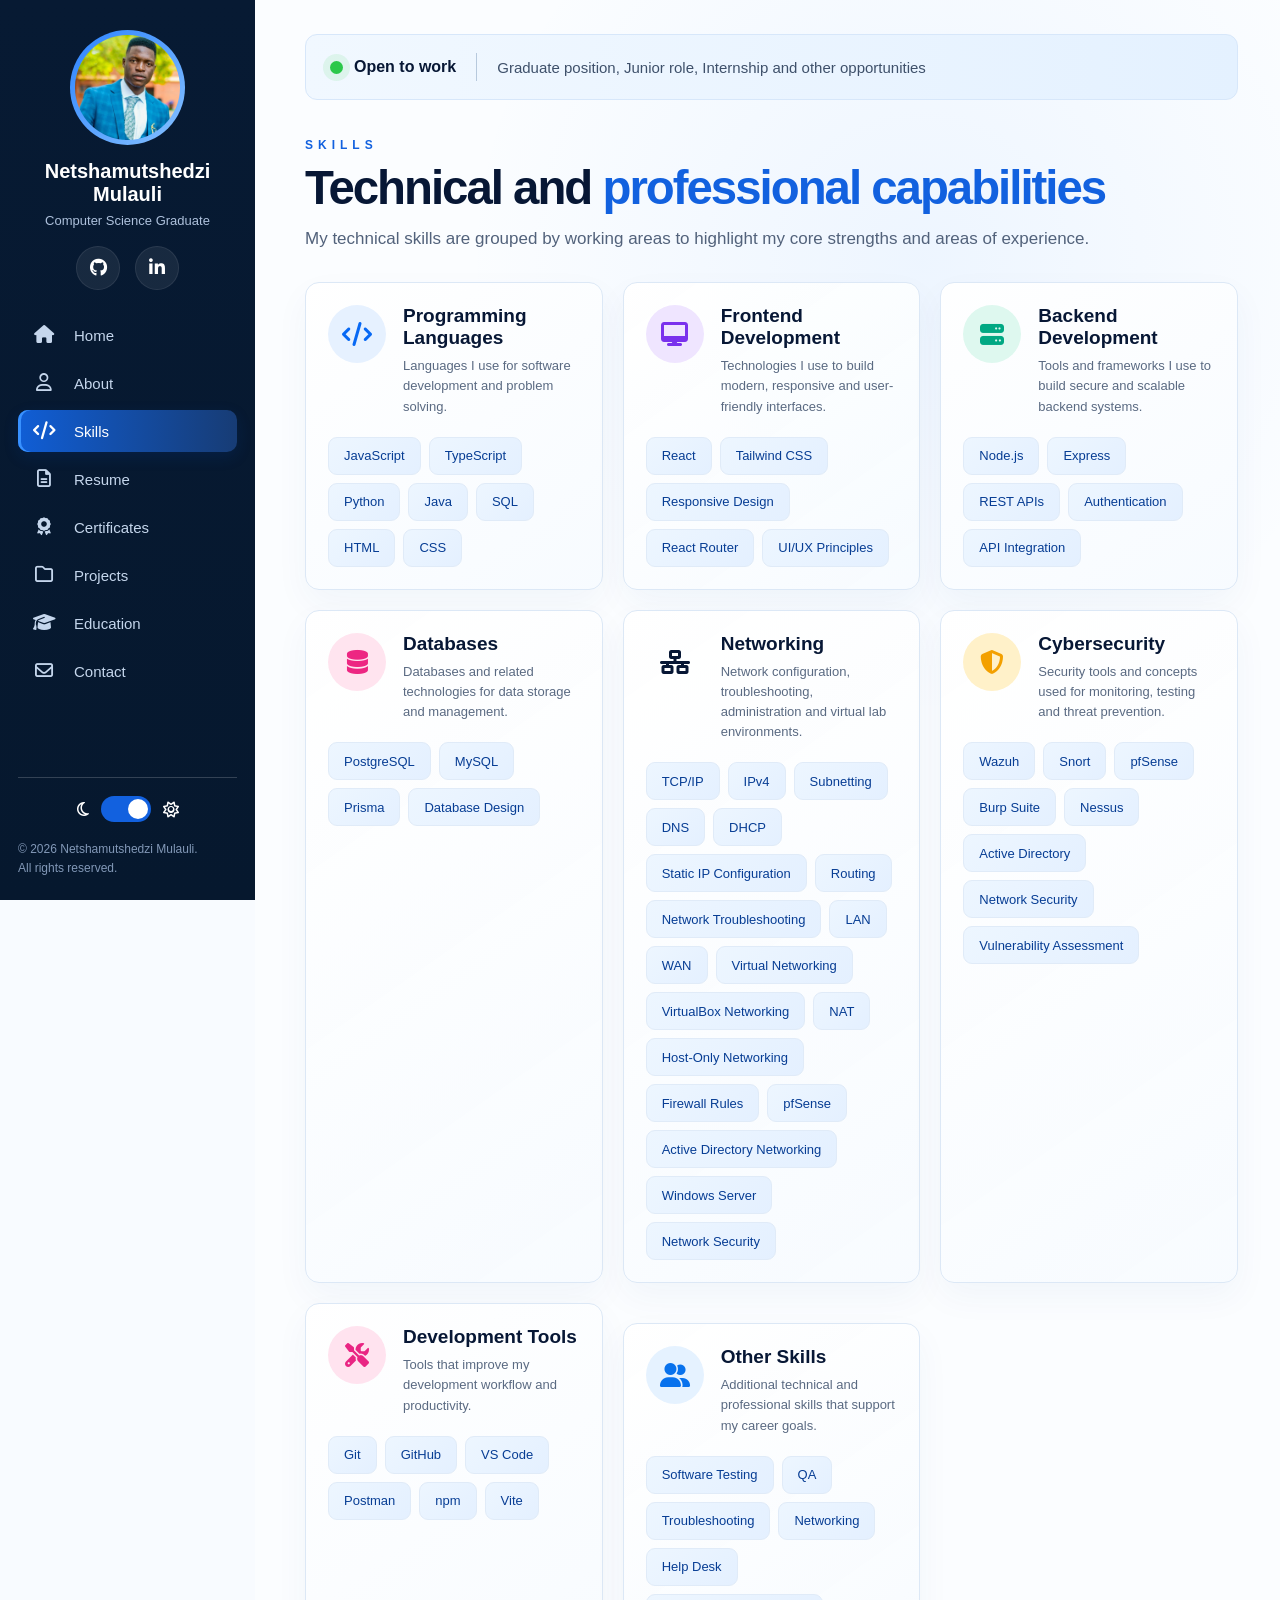
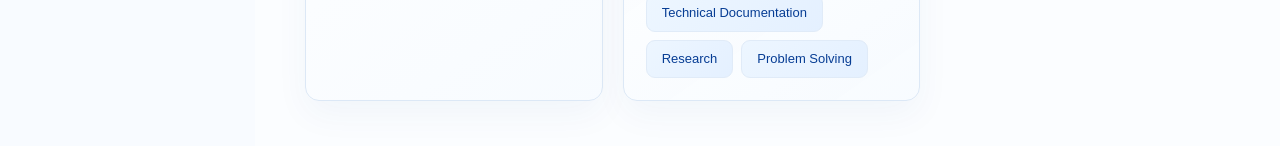
<file: skills.html>
<!DOCTYPE html>
<html lang="en">

<head>
    <meta charset="UTF-8">

    <meta name="viewport" content="width=device-width, initial-scale=1.0">

    <meta
        name="description"
        content="Technical skills of Netshamutshedzi Mulauli including software development, cybersecurity, databases, networking, QA and development tools."
    >

    <title>Skills | Netshamutshedzi Mulauli</title>

    <!-- Font Awesome -->
    <link
        rel="stylesheet"
        href="https://cdnjs.cloudflare.com/ajax/libs/font-awesome/6.7.2/css/all.min.css"
    >

    <!-- Main CSS -->
    <link rel="stylesheet" href="css/style.css">
</head>


<body>


<!-- =====================================================
     MOBILE MENU
===================================================== -->

<button
    class="mobile-menu-btn"
    id="mobileMenuBtn"
    aria-label="Open navigation menu"
    aria-expanded="false"
>
    <i class="fa-solid fa-bars"></i>
</button>


<!-- =====================================================
     SIDEBAR
===================================================== -->

<aside class="sidebar" id="sidebar">


    <!-- PROFILE -->

    <div class="sidebar-profile">

        <div class="profile-image-wrapper">

            <img
                src="assets/images/profile-photo.jpg"
                alt="Netshamutshedzi Mulauli"
                class="profile-image"
            >

        </div>


        <h2>
            Netshamutshedzi<br>
            Mulauli
        </h2>


        <p>
            Computer Science Graduate
        </p>


        <!-- SOCIAL LINKS -->

        <div class="social-links">

            <a
                href="https://github.com/Mulauli04"
                target="_blank"
                rel="noopener noreferrer"
                aria-label="GitHub"
            >
                <i class="fa-brands fa-github"></i>
            </a>


            <a
                href="https://www.linkedin.com/in/mulauli-netshamutshedzi-652450277"
                target="_blank"
                rel="noopener noreferrer"
                aria-label="LinkedIn"
            >
                <i class="fa-brands fa-linkedin-in"></i>
            </a>

        </div>

    </div>


    <!-- =================================================
         NAVIGATION
    ================================================== -->

    <nav class="sidebar-nav">


        <a href="index.html" class="nav-link">

            <i class="fa-solid fa-house"></i>

            <span>
                Home
            </span>

        </a>


        <a href="about.html" class="nav-link">

            <i class="fa-regular fa-user"></i>

            <span>
                About
            </span>

        </a>


        <!-- ACTIVE PAGE -->

        <a href="skills.html" class="nav-link active">

            <i class="fa-solid fa-code"></i>

            <span>
                Skills
            </span>

        </a>


        <a href="resume.html" class="nav-link">

            <i class="fa-regular fa-file-lines"></i>

            <span>
                Resume
            </span>

        </a>


        <a href="certificates.html" class="nav-link">

            <i class="fa-solid fa-award"></i>

            <span>
                Certificates
            </span>

        </a>


        <a href="projects.html" class="nav-link">

            <i class="fa-regular fa-folder"></i>

            <span>
                Projects
            </span>

        </a>


        <a href="education.html" class="nav-link">

            <i class="fa-solid fa-graduation-cap"></i>

            <span>
                Education
            </span>

        </a>


        <a href="contact.html" class="nav-link">

            <i class="fa-regular fa-envelope"></i>

            <span>
                Contact
            </span>

        </a>

    </nav>


    <!-- =================================================
         SIDEBAR FOOTER
    ================================================== -->

    <div class="sidebar-footer">


        <div class="theme-switcher">

            <i class="fa-regular fa-moon"></i>


            <button
                id="themeToggle"
                class="theme-toggle"
                aria-label="Toggle dark mode"
            >
                <span></span>
            </button>


            <i class="fa-regular fa-sun"></i>

        </div>


        <p>
            © <span id="currentYear"></span>
            Netshamutshedzi Mulauli.<br>
            All rights reserved.
        </p>

    </div>


</aside>


<!-- MOBILE OVERLAY -->

<div
    class="sidebar-overlay"
    id="sidebarOverlay"
></div>



<!-- =====================================================
     MAIN CONTENT
===================================================== -->

<main class="main-content skills-main">


    <!-- =================================================
         AVAILABILITY
    ================================================== -->

    <section class="availability-bar">

        <div class="availability-status">

            <span class="status-dot"></span>

            <strong>
                Open to work
            </strong>

        </div>


        <div class="availability-divider"></div>


        <p>
            Graduate position, Junior role, Internship and other opportunities
        </p>

    </section>



    <!-- =================================================
         PAGE HEADER
    ================================================== -->

    <header class="skills-header">

        <p class="section-label">
            SKILLS
        </p>


        <h1>
            Technical and
            <span>
                professional capabilities
            </span>
        </h1>


        <p class="skills-introduction">
            My technical skills are grouped by working areas to
            highlight my core strengths and areas of experience.
        </p>

    </header>



    <!-- =================================================
         SKILLS GRID
    ================================================== -->

    <section class="skills-grid">



        <!-- =============================================
             PROGRAMMING LANGUAGES
        ============================================== -->

        <article class="skill-category-card">

            <div class="skill-category-header">

                <div class="skill-category-icon programming-icon">

                    <i class="fa-solid fa-code"></i>

                </div>


                <div>

                    <h2>
                        Programming Languages
                    </h2>

                    <p>
                        Languages I use for software development
                        and problem solving.
                    </p>

                </div>

            </div>


            <div class="skill-tags">

                <span>JavaScript</span>

                <span>TypeScript</span>

                <span>Python</span>

                <span>Java</span>

                <span>SQL</span>

                <span>HTML</span>

                <span>CSS</span>

            </div>

        </article>



        <!-- =============================================
             FRONTEND
        ============================================== -->

        <article class="skill-category-card">

            <div class="skill-category-header">

                <div class="skill-category-icon frontend-icon">

                    <i class="fa-solid fa-desktop"></i>

                </div>


                <div>

                    <h2>
                        Frontend Development
                    </h2>

                    <p>
                        Technologies I use to build modern,
                        responsive and user-friendly interfaces.
                    </p>

                </div>

            </div>


            <div class="skill-tags">

                <span>React</span>

                <span>Tailwind CSS</span>

                <span>Responsive Design</span>

                <span>React Router</span>

                <span>UI/UX Principles</span>

            </div>

        </article>



        <!-- =============================================
             BACKEND
        ============================================== -->

        <article class="skill-category-card">

            <div class="skill-category-header">

                <div class="skill-category-icon backend-icon">

                    <i class="fa-solid fa-server"></i>

                </div>


                <div>

                    <h2>
                        Backend Development
                    </h2>

                    <p>
                        Tools and frameworks I use to build secure
                        and scalable backend systems.
                    </p>

                </div>

            </div>


            <div class="skill-tags">

                <span>Node.js</span>

                <span>Express</span>

                <span>REST APIs</span>

                <span>Authentication</span>

                <span>API Integration</span>

            </div>

        </article>



        <!-- =============================================
             DATABASES
        ============================================== -->

        <article class="skill-category-card">

            <div class="skill-category-header">

                <div class="skill-category-icon database-icon">

                    <i class="fa-solid fa-database"></i>

                </div>


                <div>

                    <h2>
                        Databases
                    </h2>

                    <p>
                        Databases and related technologies for
                        data storage and management.
                    </p>

                </div>

            </div>


            <div class="skill-tags">

                <span>PostgreSQL</span>

                <span>MySQL</span>

                <span>Prisma</span>

                <span>Database Design</span>

            </div>

        </article>



<!-- =================================================
     NETWORKING
================================================== -->

<article class="skill-category-card">

    <div class="skill-category-header">

        <div class="skill-category-icon networking-icon">

            <i class="fa-solid fa-network-wired"></i>

        </div>

        <div>

            <h2>
                Networking
            </h2>

            <p>
                Network configuration, troubleshooting,
                administration and virtual lab environments.
            </p>

        </div>

    </div>


    <div class="skill-tags">

        <span>TCP/IP</span>

        <span>IPv4</span>

        <span>Subnetting</span>

        <span>DNS</span>

        <span>DHCP</span>

        <span>Static IP Configuration</span>

        <span>Routing</span>

        <span>Network Troubleshooting</span>

        <span>LAN</span>

        <span>WAN</span>

        <span>Virtual Networking</span>

        <span>VirtualBox Networking</span>

        <span>NAT</span>

        <span>Host-Only Networking</span>

        <span>Firewall Rules</span>

        <span>pfSense</span>

        <span>Active Directory Networking</span>

        <span>Windows Server</span>

        <span>Network Security</span>

    </div>

</article>







        <!-- =============================================
             CYBERSECURITY
        ============================================== -->

        <article class="skill-category-card">

            <div class="skill-category-header">

                <div class="skill-category-icon cybersecurity-icon">

                    <i class="fa-solid fa-shield-halved"></i>

                </div>


                <div>

                    <h2>
                        Cybersecurity
                    </h2>

                    <p>
                        Security tools and concepts used for
                        monitoring, testing and threat prevention.
                    </p>

                </div>

            </div>


            <div class="skill-tags">

                <span>Wazuh</span>

                <span>Snort</span>

                <span>pfSense</span>

                <span>Burp Suite</span>

                <span>Nessus</span>

                <span>Active Directory</span>

                <span>Network Security</span>

                <span>Vulnerability Assessment</span>

            </div>

        </article>




        <!-- =============================================
             DEVELOPMENT TOOLS
        ============================================== -->

        <article class="skill-category-card">

            <div class="skill-category-header">

                <div class="skill-category-icon tools-icon">

                    <i class="fa-solid fa-screwdriver-wrench"></i>

                </div>


                <div>

                    <h2>
                        Development Tools
                    </h2>

                    <p>
                        Tools that improve my development workflow
                        and productivity.
                    </p>

                </div>

            </div>


            <div class="skill-tags">

                <span>Git</span>

                <span>GitHub</span>

                <span>VS Code</span>

                <span>Postman</span>

                <span>npm</span>

                <span>Vite</span>

            </div>

        </article>


        <!-- =============================================
             OTHER SKILLS
        ============================================== -->

        <article class="skill-category-card other-skills-card">

            <div class="other-skills-header">

                <div class="skill-category-icon other-icon">

                    <i class="fa-solid fa-user-group"></i>

                </div>


                <div>

                    <h2>
                        Other Skills
                    </h2>


                    <p>
                        Additional technical and professional skills
                        that support my career goals.
                    </p>

                </div>

            </div>


            <div class="skill-tags other-tags">

                <span>
                    Software Testing
                </span>

                <span>
                    QA
                </span>

                <span>
                    Troubleshooting
                </span>

                <span>
                    Networking
                </span>

                <span>
                    Help Desk
                </span>

                <span>
                    Technical Documentation
                </span>

                <span>
                    Research
                </span>

                <span>
                    Problem Solving
                </span>

            </div>

        </article>


    </section>


</main>


<script src="js/main.js"></script>

</body>

</html>
</file>
<file: css/style.css>
/* =========================================================
   ROOT / GLOBAL
========================================================= */

:root {
    --navy: #071a33;
    --navy-light: #102b50;

    --blue: #1261df;
    --blue-dark: #0a4fc5;
    --blue-light: #eaf3ff;

    --text-dark: #071735;
    --text: #42516b;
    --text-light: #8ba0bd;

    --white: #ffffff;
    --background: #f8fbff;

    --border: #d8e5f5;

    --sidebar-width: 255px;

    --transition: 0.3s ease;
}


/* =========================================================
   RESET
========================================================= */

* {
    margin: 0;
    padding: 0;
    box-sizing: border-box;
}


html {
    scroll-behavior: smooth;
}


body {
    min-height: 100vh;

    font-family:
        Inter,
        -apple-system,
        BlinkMacSystemFont,
        "Segoe UI",
        sans-serif;

    color: var(--text-dark);
    background: var(--background);

    overflow-x: hidden;
}


a {
    color: inherit;
    text-decoration: none;
}


button,
input,
textarea,
select {
    font: inherit;
}


img {
    max-width: 100%;
}


/* =========================================================
   SIDEBAR
========================================================= */

.sidebar {
    position: fixed;

    top: 0;
    left: 0;

    width: var(--sidebar-width);
    height: 100vh;

    padding: 30px 18px 22px;

    display: flex;
    flex-direction: column;

    background:
        linear-gradient(
            180deg,
            #071a33 0%,
            #06182e 100%
        );

    z-index: 1000;

    overflow-y: auto;
}


/* =========================================================
   SIDEBAR PROFILE
========================================================= */

.sidebar-profile {
    text-align: center;
}


.profile-image-wrapper {
    width: 115px;
    height: 115px;

    margin: 0 auto 15px;

    padding: 5px;

    border-radius: 50%;

    background:
        linear-gradient(
            135deg,
            #2c83ff,
            #86c1ff
        );
}


.profile-image {
    width: 100%;
    height: 100%;

    display: block;

    object-fit: cover;
    object-position: center;

    border-radius: 50%;
}


.sidebar-profile h2 {
    margin-bottom: 7px;

    color: #ffffff;

    font-size: 20px;
    line-height: 1.15;
}


.sidebar-profile p {
    color: #aec1dc;

    font-size: 13px;
}


/* =========================================================
   SOCIAL LINKS
========================================================= */

.social-links {
    display: flex;
    justify-content: center;

    gap: 15px;

    margin-top: 18px;
}


.social-links a {
    width: 44px;
    height: 44px;

    display: flex;
    align-items: center;
    justify-content: center;

    color: #ffffff;

    font-size: 18px;

    border: 1px solid rgba(255, 255, 255, 0.08);
    border-radius: 50%;

    background: rgba(255, 255, 255, 0.07);

    transition: var(--transition);
}


.social-links a:hover {
    background: var(--blue);

    transform: translateY(-3px);
}


/* =========================================================
   SIDEBAR NAVIGATION
========================================================= */

.sidebar-nav {
    display: flex;
    flex-direction: column;

    gap: 6px;

    margin-top: 24px;
}


.nav-link {
    display: flex;
    align-items: center;

    gap: 18px;

    padding: 12px 14px;

    color: #c5d6ec;

    border-radius: 10px;

    font-size: 15px;

    transition: var(--transition);
}


.nav-link i {
    width: 24px;

    text-align: center;

    font-size: 18px;
}


.nav-link:hover {
    color: #ffffff;

    background: rgba(255, 255, 255, 0.07);

    transform: translateX(3px);
}


.nav-link.active {
    color: #ffffff;

    background:
        linear-gradient(
            90deg,
            #105ed6,
            #173c75
        );

    box-shadow:
        inset 3px 0 0 #3891ff,
        0 5px 15px rgba(0, 72, 190, 0.15);
}


/* =========================================================
   SIDEBAR FOOTER
========================================================= */

.sidebar-footer {
    margin-top: auto;

    padding-top: 18px;

    border-top: 1px solid rgba(255, 255, 255, 0.18);
}


.theme-switcher {
    display: flex;
    align-items: center;
    justify-content: center;

    gap: 12px;

    margin-bottom: 18px;

    color: #ffffff;
}


.theme-toggle {
    width: 50px;
    height: 26px;

    padding: 3px;

    border: 0;
    border-radius: 30px;

    background: var(--blue);

    cursor: pointer;
}


.theme-toggle span {
    width: 20px;
    height: 20px;

    display: block;

    border-radius: 50%;

    background: #ffffff;

    transform: translateX(24px);

    transition: var(--transition);
}


.sidebar-footer p {
    color: #8298b7;

    font-size: 12px;
    line-height: 1.6;
}


/* =========================================================
   MAIN CONTENT
========================================================= */

.main-content {
    min-height: 100vh;

    margin-left: var(--sidebar-width);

    padding: 34px 42px 45px 50px;

    position: relative;

    background:
        radial-gradient(
            circle at 65% 15%,
            rgba(78, 155, 255, 0.08),
            transparent 28%
        ),
        #fbfdff;
}


/* =========================================================
   OPEN TO WORK BAR
========================================================= */

.availability-bar {
    min-height: 66px;

    display: flex;
    align-items: center;

    gap: 20px;

    padding: 0 24px;

    color: #3e506a;

    border: 1px solid #d7e7fa;
    border-radius: 12px;

    background:
        linear-gradient(
            90deg,
            #f1f8ff,
            #e4f1ff
        );
}


.availability-status {
    display: flex;
    align-items: center;

    gap: 11px;

    color: var(--text-dark);

    white-space: nowrap;
}


.status-dot {
    width: 13px;
    height: 13px;

    border-radius: 50%;

    background: #2bc84a;

    box-shadow:
        0 0 0 7px rgba(43, 200, 74, 0.1);
}


.availability-divider {
    width: 1px;
    height: 28px;

    background: #b7c9dd;
}


.availability-bar p {
    font-size: 15px;
}


/* =========================================================
   SHARED PAGE LABEL
========================================================= */

.section-label {
    margin-bottom: 10px;

    color: var(--blue);

    font-size: 12px;
    font-weight: 800;

    letter-spacing: 5px;
}


/* =========================================================
   HOME PAGE
========================================================= */

.hero {
    min-height: calc(100vh - 135px);

    display: grid;

    grid-template-columns:
        minmax(480px, 1fr)
        minmax(450px, 0.95fr);

    align-items: center;

    gap: 40px;

    padding-top: 20px;
}


.hero-content {
    padding-left: 12px;
}


.eyebrow {
    margin-bottom: 22px;

    color: var(--blue);

    font-size: 12px;
    font-weight: 700;

    letter-spacing: 5px;
}


.hero h1 {
    margin-bottom: 20px;

    font-size: clamp(58px, 5.3vw, 88px);

    line-height: 0.99;

    letter-spacing: -3px;
}


.dark-heading {
    display: block;

    margin-bottom: 13px;

    color: var(--text-dark);
}


.name {
    display: block;

    color: var(--blue);

    font-weight: 800;
}


.hero h2 {
    margin-bottom: 30px;

    color: var(--text-dark);

    font-size: clamp(25px, 2.1vw, 34px);
}


.changing-role {
    min-height: 52px;

    display: flex;
    align-items: center;

    margin-bottom: 25px;

    color: var(--text-dark);

    font-size: clamp(24px, 2.1vw, 34px);

    font-weight: 700;
}


.typing-text {
    color: var(--blue);
}


.typing-cursor {
    width: 2px;
    height: 38px;

    margin-left: 5px;

    background: var(--blue);

    animation: blink 0.75s infinite;
}


@keyframes blink {

    0%,
    45% {
        opacity: 1;
    }

    46%,
    100% {
        opacity: 0;
    }
}


.hero-description {
    max-width: 660px;

    color: #4b5971;

    font-size: 18px;
    line-height: 1.65;
}


.hero-visual {
    height: 700px;

    position: relative;

    display: flex;
    align-items: center;
    justify-content: center;
}


.hero-image-container {
    width: min(100%, 620px);
    height: 610px;

    position: relative;

    z-index: 3;

    overflow: hidden;

    border-radius: 55px 55px 35px 90px;

    box-shadow:
        0 30px 70px rgba(25, 70, 130, 0.15);
}


.hero-image {
    width: 100%;
    height: 100%;

    display: block;

    object-fit: cover;
    object-position: center top;
}


.shape {
    position: absolute;

    border-radius: 50px;

    transform: rotate(18deg);
}


.shape-one {
    width: 560px;
    height: 570px;

    top: 90px;
    right: -100px;

    background:
        linear-gradient(
            135deg,
            #dcecff,
            #eef6ff
        );
}


.shape-two {
    width: 420px;
    height: 350px;

    right: -130px;
    bottom: 40px;

    background:
        linear-gradient(
            135deg,
            #1464e8,
            #4d91f8
        );
}


.dot-pattern {
    width: 160px;
    height: 130px;

    position: absolute;

    top: 70px;
    right: -20px;

    opacity: 0.3;

    background-image:
        radial-gradient(
            var(--blue) 1.5px,
            transparent 1.5px
        );

    background-size: 12px 12px;
}


/* =========================================================
   ABOUT PAGE
========================================================= */

.about-hero {
    display: grid;

    grid-template-columns:
        minmax(250px, 0.78fr)
        minmax(340px, 1.12fr)
        minmax(390px, 1.08fr);

    gap: 36px;

    align-items: center;

    margin-top: 38px;
}


.about-photo-column {
    min-height: 410px;

    position: relative;

    display: flex;
    align-items: center;
    justify-content: center;
}


.about-photo-decoration {
    width: 85%;
    height: 95%;

    position: absolute;

    border-radius: 40px;

    background:
        linear-gradient(
            135deg,
            #cfe5ff,
            #78b3ff
        );

    transform: rotate(-8deg);
}


.about-photo-wrapper {
    width: 100%;
    max-width: 310px;
    height: 410px;

    position: relative;

    z-index: 2;

    overflow: hidden;

    border-radius: 12px;
}


.about-photo {
    width: 100%;
    height: 100%;

    object-fit: cover;
    object-position: center top;
}


.about-introduction h1 {
    margin-bottom: 28px;

    color: var(--text-dark);

    font-size: clamp(46px, 4vw, 67px);

    line-height: 1;

    letter-spacing: -2px;
}


.about-introduction h1 span {
    color: var(--blue);
}


.about-introduction > p:not(.section-label) {
    margin-bottom: 10px;

    color: #4c5b73;

    font-size: 16px;
    line-height: 1.7;
}


.personal-info-card,
.soft-skills-card,
.career-card {
    padding: 22px;

    border: 1px solid #dce8f6;
    border-radius: 14px;

    background: rgba(255, 255, 255, 0.78);
}


.personal-info-card h2,
.soft-skills-card h2,
.career-card h2 {
    color: var(--text-dark);

    font-size: 21px;
}


.info-row {
    min-height: 48px;

    display: grid;

    grid-template-columns:
        34px
        105px
        minmax(0, 1fr);

    align-items: center;

    border-top: 1px solid #dfe9f5;

    font-size: 14px;
}


.info-icon {
    color: var(--blue);

    font-size: 18px;
}


.info-row strong {
    color: var(--text-dark);

    font-size: 13px;
}


.info-row span,
.info-row a {
    color: #4b5a72;

    overflow-wrap: anywhere;
}


.available-text {
    color: #23873b !important;

    font-weight: 600;
}


.about-lower {
    display: grid;

    grid-template-columns:
        1.1fr
        1fr;

    gap: 20px;

    margin-top: 36px;
}


.soft-skills-grid {
    display: grid;

    grid-template-columns:
        repeat(3, 1fr);

    gap: 10px;

    margin-top: 20px;
}


.soft-skill {
    min-height: 75px;

    display: flex;
    align-items: center;

    gap: 13px;

    padding: 10px;

    border: 1px solid #e2ebf6;
    border-radius: 11px;

    background:
        linear-gradient(
            135deg,
            #f7fbff,
            #edf5ff
        );
}


.soft-skill-icon {
    width: 44px;
    height: 44px;

    display: flex;
    align-items: center;
    justify-content: center;

    flex-shrink: 0;

    border-radius: 50%;
}


.soft-skill span {
    color: var(--text-dark);

    font-size: 13px;
    font-weight: 600;
}


.soft-skill-icon.blue {
    color: #1261df;
    background: #e9f2ff;
}


.soft-skill-icon.green {
    color: #00a88f;
    background: #e4faf6;
}


.soft-skill-icon.purple {
    color: #7844ee;
    background: #f0eaff;
}


.soft-skill-icon.red {
    color: #ff5548;
    background: #fff0ed;
}


.soft-skill-icon.orange {
    color: #f2a000;
    background: #fff7df;
}


.soft-skill-icon.cyan {
    color: #08a9b6;
    background: #e7fafd;
}


.soft-skill-icon.pink {
    color: #e8298f;
    background: #ffe9f5;
}


.career-heading {
    display: flex;
    align-items: center;

    gap: 14px;

    margin-bottom: 18px;
}


.career-icon {
    color: var(--blue);

    font-size: 28px;
}


.career-card > p {
    margin-bottom: 10px;

    color: #4c5b73;

    font-size: 15px;
    line-height: 1.65;
}


.career-quote {
    min-height: 105px;

    display: flex;
    align-items: center;

    gap: 22px;

    margin-top: 17px;

    padding: 20px 28px;

    border-radius: 12px;

    background:
        linear-gradient(
            135deg,
            #e5f2ff,
            #f0f7ff
        );
}


/* =========================================================
   SKILLS PAGE
========================================================= */

.skills-header {
    margin-top: 38px;
    margin-bottom: 30px;
}


.skills-header h1 {
    max-width: 1100px;

    margin-bottom: 12px;

    color: var(--text-dark);

    font-size: clamp(38px, 3.7vw, 60px);

    line-height: 1.08;

    letter-spacing: -2px;
}


.skills-header h1 span {
    color: var(--blue);
}


.skills-introduction {
    max-width: 900px;

    color: #52627b;

    font-size: 17px;
    line-height: 1.6;
}


.skills-grid {
    display: grid;

    grid-template-columns:
        repeat(3, minmax(0, 1fr));

    gap: 20px;
    align-items: stretch;
}


.skill-category-card,
.other-skills-card {
    display: flex;
    flex-direction: column;

    padding: 22px;

    border: 1px solid #dce8f6;
    border-radius: 14px;

    background:
        linear-gradient(
            145deg,
            rgba(255, 255, 255, 0.96),
            rgba(247, 251, 255, 0.94)
        );

    box-shadow:
        0 14px 35px rgba(30, 78, 140, 0.045);
}


.skill-category-card {
    min-height: 250px;
    height: 100%;
}


.skill-category-header,
.other-skills-header {
    display: flex;
    align-items: flex-start;

    gap: 17px;

    margin-bottom: 20px;
    flex: 0 0 auto;
}


.skill-category-header h2,
.other-skills-header h2 {
    margin-bottom: 7px;

    color: var(--text-dark);

    font-size: 19px;
}


.skill-category-header p,
.other-skills-header p {
    color: #5a6a82;

    font-size: 13px;
    line-height: 1.55;
}


.skill-category-icon {
    width: 58px;
    height: 58px;

    flex: 0 0 58px;

    display: flex;
    align-items: center;
    justify-content: center;

    border-radius: 50%;

    font-size: 24px;
}


.programming-icon {
    color: #0869f4;
    background: #e6f1ff;
}


.frontend-icon {
    color: #7a31ed;
    background: #efe5ff;
}


.backend-icon {
    color: #00a883;
    background: #def8ef;
}


.database-icon {
    color: #ed2682;
    background: #ffe4ef;
}


.cybersecurity-icon {
    color: #f3a000;
    background: #fff1c9;
}


.tools-icon {
    color: #e92583;
    background: #ffe3ef;
}


.other-icon {
    color: #0872ed;
    background: #e5f2ff;
}


.skill-tags {
    display: flex;
    flex-wrap: wrap;
    align-content: flex-start;

    gap: 8px;
    flex: 1;
}


.skill-tags span {
    min-height: 38px;

    display: inline-flex;
    align-items: center;

    padding: 7px 15px;

    color: #073d94;

    background:
        linear-gradient(
            135deg,
            #edf6ff,
            #e4f0ff
        );

    border: 1px solid #e0ebf8;
    border-radius: 9px;

    font-size: 13px;
}


.other-skills-card {
    margin-top: 20px;
    height: auto;
}


.other-tags {
    padding-left: 0;
    margin-left: 0;
}


/* =========================================================
   RESUME PAGE
========================================================= */

.resume-header {
    display: flex;
    align-items: flex-end;
    justify-content: space-between;

    gap: 30px;

    margin-top: 32px;
    margin-bottom: 25px;
}


.resume-header h1 {
    margin-bottom: 12px;

    color: var(--text-dark);

    font-size: clamp(48px, 5vw, 70px);

    line-height: 0.95;

    letter-spacing: -3px;
}


.resume-header h1 span {
    color: var(--blue);
}


.resume-subtitle {
    color: #586982;

    font-size: 17px;
}


.resume-actions {
    display: flex;

    gap: 12px;
}


.resume-btn {
    min-height: 50px;

    display: inline-flex;
    align-items: center;
    justify-content: center;

    gap: 10px;

    padding: 0 22px;

    border-radius: 9px;

    font-size: 14px;
    font-weight: 600;

    transition: var(--transition);
}


.resume-btn:hover {
    transform: translateY(-2px);
}


.resume-btn.primary {
    color: #ffffff;

    background: var(--blue);
}


.resume-btn.secondary {
    color: var(--blue);

    background: #ffffff;

    border: 1px solid var(--blue);
}


.resume-summary-grid {
    display: grid;

    grid-template-columns:
        repeat(4, minmax(0, 1fr));

    gap: 12px;

    margin-bottom: 16px;
}


.resume-summary-card {
    min-height: 88px;

    display: flex;
    align-items: center;

    gap: 13px;

    padding: 15px;

    border: 1px solid #dce8f6;
    border-radius: 12px;

    background: #ffffff;
}


.summary-icon {
    width: 47px;
    height: 47px;

    display: flex;
    align-items: center;
    justify-content: center;

    flex: 0 0 47px;

    border-radius: 50%;
}


.purple-summary {
    color: #7440ef;

    background: #f1ebff;
}


.blue-summary,
.location-summary,
.available-summary {
    color: #0874ee;

    background: #e8f3ff;
}


.resume-summary-card strong {
    display: block;

    margin-bottom: 5px;

    color: var(--text-dark);

    font-size: 13px;
}


.resume-summary-card span {
    color: #596981;

    font-size: 12px;
    line-height: 1.4;
}


.resume-layout {
    display: grid;

    grid-template-columns:
        minmax(0, 2.15fr)
        minmax(330px, 0.95fr);

    gap: 16px;

    margin-top: 5px;
}


.resume-two-column {
    display: grid;

    grid-template-columns:
        repeat(2, minmax(0, 1fr));

    gap: 16px;
}


.resume-card,
.cv-preview-card {
    padding: 20px;

    border: 1px solid #dce8f6;
    border-radius: 13px;

    background: #ffffff;
}


.resume-card-heading {
    display: flex;
    align-items: center;

    gap: 12px;

    margin-bottom: 18px;
}


.resume-card-heading > i {
    color: var(--blue);

    font-size: 24px;
}


.resume-card-heading h2 {
    color: var(--text-dark);

    font-size: 19px;
}


.resume-timeline {
    position: relative;

    padding-left: 26px;
}


.resume-timeline::before {
    content: "";

    position: absolute;

    top: 8px;
    bottom: 10px;
    left: 6px;

    width: 2px;

    background: #d8e7f8;
}


.timeline-item {
    position: relative;

    padding-bottom: 24px;
}


.timeline-dot {
    width: 11px;
    height: 11px;

    position: absolute;

    top: 5px;
    left: -25px;

    border-radius: 50%;

    background: var(--blue);

    box-shadow:
        0 0 0 4px #edf5ff;
}


.timeline-title-row {
    display: flex;
    justify-content: space-between;

    gap: 10px;
}


.timeline-content h3 {
    color: var(--text-dark);

    font-size: 13px;
}


.timeline-content p,
.timeline-content small,
.timeline-content ul {
    color: #53637b;

    font-size: 11px;
}


.timeline-content ul {
    margin-top: 7px;
    padding-left: 18px;

    line-height: 1.55;
}


.timeline-date {
    flex-shrink: 0;

    padding: 6px 9px;

    color: var(--blue);

    background: #edf5ff;

    border-radius: 7px;

    font-size: 10px;
}


.resume-side-column {
    display: flex;
    flex-direction: column;

    gap: 16px;
}


.cv-frame {
    width: 100%;
    height: 540px;

    overflow: hidden;

    border: 1px solid #d5e1ef;
    border-radius: 8px;

    background: #eef3f8;
}


.cv-frame iframe {
    width: 100%;
    height: 100%;

    border: 0;
}


.open-full-cv {
    min-height: 42px;

    display: flex;
    align-items: center;
    justify-content: center;

    gap: 8px;

    margin-top: 12px;

    color: var(--blue);

    background: #eef6ff;

    border-radius: 8px;

    font-size: 12px;
    font-weight: 600;
}


/* =========================================================
   CERTIFICATES PAGE
========================================================= */

.certificates-header {
    margin-top: 35px;
    margin-bottom: 24px;
}


.certificates-header h1 {
    margin-bottom: 12px;

    color: var(--text-dark);

    font-size: clamp(48px, 5vw, 72px);

    line-height: 0.98;

    letter-spacing: -3px;
}


.certificates-header h1 span {
    color: var(--blue);
}


.certificates-header > div > p:last-child {
    color: #586982;

    font-size: 17px;
}


.certificate-controls {
    display: flex;
    align-items: center;

    gap: 14px;

    margin-bottom: 22px;

    flex-wrap: wrap;
}


.certificate-search {
    width: 245px;
    min-width: 245px;
    height: 47px;

    display: flex;
    align-items: center;

    gap: 10px;

    padding: 0 15px;

    border: 1px solid #d8e5f5;
    border-radius: 10px;

    background: #ffffff;
}


.certificate-search i {
    color: #657a98;
}


.certificate-search input {
    width: 100%;

    border: 0;
    outline: 0;

    color: var(--text-dark);

    background: transparent;

    font-size: 12px;
}


.certificate-filters {
    display: flex;
    align-items: center;

    gap: 8px;

    flex-wrap: wrap;
}


.certificate-filter {
    min-height: 42px;

    padding: 0 16px;

    color: #163d7a;

    background: #f7fbff;

    border: 1px solid #d8e5f5;
    border-radius: 9px;

    font-size: 11px;

    cursor: pointer;

    transition: var(--transition);
}


.certificate-filter:hover {
    border-color: var(--blue);
}


.certificate-filter.active {
    color: #ffffff;

    background: var(--blue);

    border-color: var(--blue);
}


.certificates-grid {
    display: grid;

    grid-template-columns:
        repeat(3, minmax(0, 1fr));

    gap: 18px;
}


.certificate-card {
    overflow: hidden;

    border: 1px solid #dce8f6;
    border-radius: 13px;

    background: #ffffff;

    box-shadow:
        0 12px 32px rgba(30, 75, 135, 0.05);

    transition: var(--transition);
}


.certificate-card:hover {
    transform: translateY(-4px);

    box-shadow:
        0 18px 35px rgba(30, 75, 135, 0.09);
}


.certificate-card.hidden {
    display: none;
}


.certificate-image {
    position: relative;

    aspect-ratio: 16 / 9;

    overflow: hidden;

    background: #edf3f9;
}


.certificate-image img {
    width: 100%;
    height: 100%;

    object-fit: cover;
}


.certificate-category {
    position: absolute;

    right: 12px;
    bottom: 12px;

    padding: 7px 11px;

    border-radius: 8px;

    font-size: 10px;
    font-weight: 600;
}


.development-badge {
    color: #065dcc;

    background: #e5f2ff;
}


.cybersecurity-badge {
    color: #16834b;

    background: #e4f9ed;
}


.training-badge {
    color: #6e3dd7;

    background: #f2eaff;
}


.professional-badge {
    color: #bb7200;

    background: #fff4d9;
}


.academic-badge {
    color: #d62662;

    background: #ffe7ef;
}


.certificate-card-body {
    padding: 16px;
}


.certificate-card-body h2 {
    margin-bottom: 7px;

    color: var(--text-dark);

    font-size: 16px;
}


.certificate-issuer {
    margin-bottom: 11px;

    color: #64728a;

    font-size: 13px;
}


.certificate-meta {
    margin-bottom: 15px;
}


.certificate-meta span {
    color: #61718a;

    font-size: 11px;
}


.view-certificate-btn {
    width: 100%;
    min-height: 39px;

    display: flex;
    align-items: center;
    justify-content: center;

    gap: 9px;

    color: var(--blue);

    border: 1px solid var(--blue);
    border-radius: 7px;

    font-size: 11px;
    font-weight: 600;

    transition: var(--transition);
}


.view-certificate-btn:hover {
    color: #ffffff;

    background: var(--blue);
}


.certificate-empty,
.project-empty {
    display: none;

    padding: 80px 20px;

    text-align: center;
}


.certificate-empty.show,
.project-empty.show {
    display: block;
}


.certificate-empty i,
.project-empty i {
    margin-bottom: 15px;

    color: var(--blue);

    font-size: 48px;
}


.certificate-empty h2,
.project-empty h2 {
    margin-bottom: 7px;

    color: var(--text-dark);
}


.certificate-empty p,
.project-empty p {
    color: #687992;
}


/* =========================================================
   PROJECTS PAGE
========================================================= */

.projects-header {
    margin-top: 32px;
    margin-bottom: 22px;
}


.projects-heading h1 {
    margin-bottom: 10px;

    color: var(--text-dark);

    font-size: clamp(48px, 5vw, 72px);

    line-height: 0.98;

    letter-spacing: -3px;
}


.projects-heading h1 span {
    color: var(--blue);
}


.projects-heading > p:last-child {
    max-width: 680px;

    color: #586982;

    font-size: 16px;
}


.project-controls {
    display: flex;
    align-items: center;

    gap: 10px;

    margin-bottom: 20px;
}


.project-search {
    width: 245px;
    min-width: 245px;
    height: 44px;

    display: flex;
    align-items: center;

    gap: 10px;

    padding: 0 14px;

    border: 1px solid #d8e5f5;
    border-radius: 9px;

    background: #ffffff;
}


.project-search i {
    color: #667b99;
}


.project-search input {
    width: 100%;

    border: 0;
    outline: 0;

    background: transparent;

    color: var(--text-dark);

    font-size: 11px;
}


.project-filters {
    display: flex;
    align-items: center;

    gap: 7px;

    flex: 1;

    overflow-x: auto;
}


.project-filter {
    min-height: 42px;

    padding: 0 15px;

    white-space: nowrap;

    color: #13488f;

    background: #f2f7fd;

    border: 1px solid #dfebf8;
    border-radius: 8px;

    font-size: 10px;

    cursor: pointer;

    transition: var(--transition);
}


.project-filter:hover {
    border-color: var(--blue);
}


.project-filter.active {
    color: #ffffff;

    background: var(--blue);

    border-color: var(--blue);
}


.project-sort {
    height: 44px;

    display: flex;
    align-items: center;

    gap: 8px;

    padding: 0 12px;

    border: 1px solid #d8e5f5;
    border-radius: 9px;

    background: #ffffff;
}


.project-sort i {
    color: #667b99;
}


.project-sort select {
    border: 0;
    outline: 0;

    color: #18385f;

    background: transparent;

    font-size: 10px;
}


.projects-grid {
    display: grid;

    grid-template-columns:
        repeat(4, minmax(0, 1fr));

    gap: 15px;
}


.project-card {
    overflow: hidden;

    display: flex;
    flex-direction: column;

    border: 1px solid #dce8f6;
    border-radius: 12px;

    background: #ffffff;

    box-shadow:
        0 10px 30px rgba(25, 70, 130, 0.05);

    transition: var(--transition);
}


.project-card:hover {
    transform: translateY(-4px);

    box-shadow:
        0 18px 38px rgba(25, 70, 130, 0.09);
}


.project-card.hidden {
    display: none;
}


.project-image {
    position: relative;

    aspect-ratio: 16 / 8.2;

    overflow: hidden;

    background: #edf3f8;
}


.project-image img {
    width: 100%;
    height: 100%;

    object-fit: cover;

    transition: transform 0.4s ease;
}


.project-card:hover .project-image img {
    transform: scale(1.03);
}


.project-status {
    position: absolute;

    top: 9px;
    right: 9px;

    display: inline-flex;
    align-items: center;

    gap: 6px;

    padding: 6px 10px;

    border-radius: 20px;

    font-size: 9px;
    font-weight: 600;
}


.project-status > span {
    width: 7px;
    height: 7px;

    border-radius: 50%;
}


.frontend-complete,
.active-status {
    color: #087b4c;

    background: #e7fbf1;
}


.frontend-complete > span,
.active-status > span {
    background: #08b56c;
}


.development-status {
    color: #095ed1;

    background: #eaf4ff;
}


.development-status > span {
    background: #0874ef;
}


.prototype-status {
    color: #7034da;

    background: #f2ebff;
}


.prototype-status > span {
    background: #8246ed;
}


.project-body {
    flex: 1;

    display: flex;
    flex-direction: column;

    padding: 13px;
}


.project-body h2 {
    margin-bottom: 6px;

    color: var(--text-dark);

    font-size: 15px;
}


.project-description {
    margin-bottom: 11px;

    color: #53647d;

    font-size: 11px;
    line-height: 1.5;
}


.project-tags {
    display: flex;
    flex-wrap: wrap;

    gap: 5px;

    margin-top: auto;
    margin-bottom: 12px;
}


.project-tags span {
    padding: 6px 9px;

    color: #075bc8;

    background: #edf5ff;

    border-radius: 6px;

    font-size: 9px;
}


.project-actions {
    display: grid;

    grid-template-columns:
        1fr
        0.86fr;

    gap: 7px;
}


.project-view-btn,
.project-github-btn {
    min-height: 37px;

    display: flex;
    align-items: center;
    justify-content: center;

    gap: 7px;

    border-radius: 6px;

    font-size: 10px;
    font-weight: 600;

    transition: var(--transition);
}


.project-view-btn {
    color: #ffffff;

    background: var(--blue);

    border: 1px solid var(--blue);
}


.project-view-btn:hover {
    background: var(--blue-dark);
}


.project-github-btn {
    color: #101c33;

    background: #ffffff;

    border: 1px solid var(--blue);
}


.project-github-btn:hover {
    color: #ffffff;

    background: var(--blue);
}


/* =========================================================
   EDUCATION PAGE
========================================================= */

.education-header {
    margin-top: 32px;
    margin-bottom: 25px;
}


.education-heading h1 {
    margin-bottom: 10px;

    color: var(--text-dark);

    font-size: clamp(48px, 5vw, 72px);

    line-height: 0.98;

    letter-spacing: -3px;
}


.education-heading h1 span {
    color: var(--blue);
}


.education-heading > p:last-child {
    color: #586982;

    font-size: 16px;
}


.education-timeline {
    position: relative;

    display: flex;
    flex-direction: column;

    gap: 13px;

    margin-top: 10px;
}


.education-timeline::before {
    content: "";

    width: 2px;

    position: absolute;

    top: 35px;
    bottom: 35px;
    left: 22px;

    background: #c8dcf6;
}


.education-item {
    display: grid;

    grid-template-columns:
        46px
        1fr;

    gap: 14px;

    position: relative;
}


.timeline-number {
    width: 38px;
    height: 38px;

    display: flex;
    align-items: center;
    justify-content: center;

    margin-top: 10px;
    margin-left: 4px;

    position: relative;

    z-index: 2;

    color: #ffffff;

    background: var(--blue);

    border: 4px solid #f8fbff;
    border-radius: 50%;

    font-size: 13px;
    font-weight: 700;
}


.education-card {
    min-height: 125px;

    display: grid;

    grid-template-columns:
        130px
        minmax(270px, 2fr)
        minmax(135px, 0.7fr)
        minmax(150px, 0.8fr)
        minmax(190px, 0.9fr);

    align-items: center;

    gap: 18px;

    padding: 15px 17px;

    border: 1px solid #dbe7f5;
    border-radius: 12px;

    background: #ffffff;

    transition: var(--transition);
}


.education-card:hover {
    transform: translateY(-2px);

    box-shadow:
        0 12px 32px rgba(30, 75, 135, 0.06);
}


.current-education {
    border-color: #b9d8ff;

    background:
        linear-gradient(
            135deg,
            #ffffff,
            #f8fbff
        );
}


.education-logo-placeholder {
    width: 115px;
    height: 82px;

    display: flex;
    align-items: center;
    justify-content: center;

    color: #126de1;

    background: #edf6ff;

    border: 1px solid #d7e9fc;
    border-radius: 9px;

    font-size: 32px;
}


.school-logo {
    color: #bd8417;

    background: #fff8e9;
}


.honours-logo {
    color: #6537c9;

    background: #f3edff;
}


.research-logo {
    color: #0085b8;

    background: #eaf9ff;
}


.education-information h2 {
    margin-bottom: 4px;

    color: var(--text-dark);

    font-size: 16px;
}


.education-information h3 {
    margin-bottom: 6px;

    color: #28549b;

    font-size: 12px;
    font-weight: 500;
}


.education-information p {
    max-width: 500px;

    color: #566781;

    font-size: 11px;
    line-height: 1.45;
}


.education-detail {
    min-height: 64px;

    display: flex;
    align-items: center;

    gap: 9px;

    padding-left: 14px;

    border-left: 1px solid #e2eaf4;
}


.education-detail-icon {
    width: 31px;
    height: 31px;

    display: flex;
    align-items: center;
    justify-content: center;

    color: var(--blue);

    background: #edf6ff;

    border-radius: 7px;
}


.education-detail strong {
    display: block;

    color: var(--text-dark);

    font-size: 12px;
}


.education-detail span {
    color: #718097;

    font-size: 9px;
}


.education-actions {
    display: flex;
    flex-direction: column;
    align-items: flex-end;

    gap: 10px;
}


.education-status {
    min-width: 92px;

    display: inline-flex;
    align-items: center;
    justify-content: center;

    padding: 7px 11px;

    border-radius: 7px;

    font-size: 10px;
    font-weight: 600;
}


.education-status.completed {
    color: #078057;

    background: #e6faf3;
}


.education-status.progress {
    color: #0964dc;

    background: #e8f2ff;
}


.qualification-btn {
    min-width: 175px;
    min-height: 36px;

    display: inline-flex;
    align-items: center;
    justify-content: center;

    gap: 8px;

    padding: 0 12px;

    color: var(--blue);

    background: transparent;

    border: 1px solid var(--blue);
    border-radius: 6px;

    font-size: 9px;
    font-weight: 600;

    transition: var(--transition);
}


.qualification-btn:hover:not(.disabled) {
    color: #ffffff;

    background: var(--blue);
}


.qualification-btn.disabled {
    color: #95a4b8;

    background: #f2f5f9;

    border-color: #d9e0e9;

    cursor: not-allowed;
}


/* =========================================================
   CONTACT PAGE
========================================================= */

.contact-header {
    margin-top: 35px;
    margin-bottom: 34px;
}


.contact-header h1 {
    margin-top: 8px;
    margin-bottom: 12px;

    color: var(--text-dark);

    font-size: clamp(52px, 5.2vw, 76px);

    line-height: 0.95;

    letter-spacing: -4px;
}


.contact-header h1 span {
    color: var(--blue);
}


.contact-introduction {
    max-width: 760px;

    color: #526786;

    font-size: 17px;
    line-height: 1.55;
}


.contact-grid {
    display: grid;

    grid-template-columns:
        minmax(360px, 0.9fr)
        minmax(500px, 1.2fr);

    gap: 18px;
}


.contact-card {
    padding: 22px;

    border: 1px solid #dce8f6;
    border-radius: 14px;

    background: #ffffff;

    box-shadow:
        0 12px 35px rgba(20, 70, 130, 0.055);
}


.contact-card-header {
    display: flex;
    align-items: flex-start;

    gap: 14px;

    margin-bottom: 22px;
}


.contact-card-header-icon {
    width: 56px;
    height: 56px;

    display: flex;
    align-items: center;
    justify-content: center;

    flex: 0 0 56px;

    color: var(--blue);

    background: #eaf5ff;

    border-radius: 14px;

    font-size: 21px;
}


.message-icon {
    color: #ffffff !important;

    background: var(--blue) !important;

    border-radius: 50% !important;
}


.contact-card-header h2 {
    margin: 4px 0 5px;

    color: var(--text-dark);

    font-size: 20px;
}


.contact-card-header p {
    color: #637695;

    font-size: 12px;
    line-height: 1.45;
}


.contact-detail-card {
    min-height: 73px;

    display: flex;
    align-items: center;

    gap: 14px;

    padding: 12px;
    margin-bottom: 12px;

    border: 1px solid #d8e5f5;
    border-radius: 10px;

    transition: var(--transition);
}


.contact-detail-card:hover {
    transform: translateY(-2px);

    border-color: #b5d3fa;
}


.contact-detail-icon {
    width: 44px;
    height: 44px;

    display: flex;
    align-items: center;
    justify-content: center;

    flex: 0 0 44px;

    color: var(--blue);

    background: #eaf5ff;

    border-radius: 9px;

    font-size: 20px;
}


.contact-detail-icon.linkedin {
    color: #ffffff;

    background: #0a66c2;
}


.contact-detail-icon.github {
    color: #111827;

    background: #f1f3f6;
}


.contact-detail-text {
    min-width: 0;

    flex: 1;
}


.contact-detail-text strong {
    display: block;

    margin-bottom: 4px;

    color: var(--text-dark);

    font-size: 12px;
}


.contact-detail-text a,
.contact-detail-text span {
    display: block;

    color: var(--blue);

    font-size: 11px;

    overflow-wrap: anywhere;
}


.copy-contact-btn,
.contact-external-link {
    width: 36px;
    height: 36px;

    display: flex;
    align-items: center;
    justify-content: center;

    flex: 0 0 36px;

    color: var(--blue);

    background: transparent;

    border: 0;
    border-radius: 7px;

    cursor: pointer;

    transition: var(--transition);
}


.copy-contact-btn:hover,
.contact-external-link:hover {
    background: #edf5ff;
}


.copy-notification {
    visibility: hidden;

    opacity: 0;

    margin-top: 14px;
    padding: 11px 13px;

    color: #08794f;

    background: #e9faf3;

    border: 1px solid #c6f1df;
    border-radius: 8px;

    font-size: 11px;

    transition: var(--transition);
}


.copy-notification.show {
    visibility: visible;

    opacity: 1;
}


.contact-form {
    display: flex;
    flex-direction: column;

    gap: 17px;
}


.contact-form-row {
    display: grid;

    grid-template-columns:
        repeat(2, minmax(0, 1fr));

    gap: 16px;
}


.form-group {
    display: flex;
    flex-direction: column;

    gap: 7px;
}


.form-group label {
    color: var(--text-dark);

    font-size: 11px;
    font-weight: 700;
}


.form-group label span {
    color: #e23737;
}


.form-input-wrapper {
    position: relative;

    display: flex;
    align-items: center;
}


.form-input-wrapper > i {
    position: absolute;

    left: 14px;

    color: #58709b;

    pointer-events: none;
}


.form-input-wrapper input,
.form-input-wrapper select,
.form-input-wrapper textarea {
    width: 100%;

    color: var(--text-dark);

    background: #ffffff;

    border: 1px solid #cfdef0;
    border-radius: 8px;

    outline: none;

    font-size: 11px;

    transition: var(--transition);
}


.form-input-wrapper input,
.form-input-wrapper select {
    height: 48px;

    padding: 0 42px;
}


.form-input-wrapper textarea {
    min-height: 120px;

    padding:
        14px
        15px
        14px
        42px;

    resize: vertical;

    line-height: 1.5;
}


.form-input-wrapper input:focus,
.form-input-wrapper select:focus,
.form-input-wrapper textarea:focus {
    border-color: var(--blue);

    box-shadow:
        0 0 0 3px rgba(0, 108, 240, 0.08);
}


.textarea-wrapper {
    align-items: flex-start;
}


.textarea-wrapper > i {
    top: 16px;
}


.contact-submit-btn {
    width: 100%;
    min-height: 55px;

    display: flex;
    align-items: center;
    justify-content: space-between;

    padding: 0 20px;

    color: #ffffff;

    background:
        linear-gradient(
            135deg,
            #0875f5,
            #005ee8
        );

    border: 0;
    border-radius: 8px;

    font-weight: 700;

    cursor: pointer;

    transition: var(--transition);
}


.contact-submit-btn:hover {
    transform: translateY(-2px);

    box-shadow:
        0 12px 28px rgba(0, 101, 232, 0.24);
}


.contact-submit-btn span {
    flex: 1;

    display: flex;
    align-items: center;
    justify-content: center;

    gap: 9px;
}


.contact-form-status {
    display: none;

    padding: 10px 12px;

    border-radius: 7px;

    font-size: 11px;
}


.contact-form-status.success {
    display: block;

    color: #08784f;

    background: #e8faf2;

    border: 1px solid #c5efdd;
}


.contact-form-status.error {
    display: block;

    color: #b42318;

    background: #fff0ee;

    border: 1px solid #ffd3ce;
}


.contact-privacy {
    display: flex;
    align-items: center;
    justify-content: center;

    gap: 8px;

    color: #7385a3;

    font-size: 10px;

    text-align: center;
}


/* =========================================================
   DARK MODE
========================================================= */

body.dark-mode {
    --background: #07111f;
    --text-dark: #f1f6ff;
}


body.dark-mode .main-content {
    background:
        radial-gradient(
            circle at 65% 15%,
            rgba(35, 111, 220, 0.13),
            transparent 30%
        ),
        #07111f;
}


body.dark-mode .availability-bar {
    color: #b7c7db;

    background: #0d2039;

    border-color: #1c3b62;
}


body.dark-mode .availability-status {
    color: #ffffff;
}


body.dark-mode .theme-toggle span {
    transform: translateX(0);
}


body.dark-mode .hero-description,
body.dark-mode .about-introduction > p:not(.section-label),
body.dark-mode .skills-introduction,
body.dark-mode .resume-subtitle,
body.dark-mode .projects-heading > p:last-child,
body.dark-mode .education-heading > p:last-child,
body.dark-mode .contact-introduction,
body.dark-mode .certificates-header > div > p:last-child {
    color: #adbed3;
}


body.dark-mode .personal-info-card,
body.dark-mode .soft-skills-card,
body.dark-mode .career-card,
body.dark-mode .skill-category-card,
body.dark-mode .other-skills-card,
body.dark-mode .resume-summary-card,
body.dark-mode .resume-card,
body.dark-mode .cv-preview-card,
body.dark-mode .certificate-card,
body.dark-mode .certificate-search,
body.dark-mode .project-card,
body.dark-mode .project-search,
body.dark-mode .project-sort,
body.dark-mode .education-card,
body.dark-mode .contact-card,
body.dark-mode .contact-detail-card {
    background: #0c1c30;

    border-color: #203751;
}


body.dark-mode .current-education {
    background: #0c1c30;

    border-color: #31577e;
}


body.dark-mode .skill-category-header p,
body.dark-mode .other-skills-header p,
body.dark-mode .project-description,
body.dark-mode .certificate-issuer,
body.dark-mode .education-information p,
body.dark-mode .contact-card-header p,
body.dark-mode .timeline-content p,
body.dark-mode .timeline-content small,
body.dark-mode .timeline-content ul,
body.dark-mode .resume-summary-card span {
    color: #aebed2;
}


body.dark-mode .skill-tags span,
body.dark-mode .project-tags span,
body.dark-mode .timeline-date,
body.dark-mode .open-full-cv {
    color: #bcd8ff;

    background: #112b49;
}


body.dark-mode .project-filter,
body.dark-mode .certificate-filter {
    color: #bfd8f7;

    background: #10243b;

    border-color: #29415e;
}


body.dark-mode .project-filter.active,
body.dark-mode .certificate-filter.active {
    color: #ffffff;

    background: var(--blue);

    border-color: var(--blue);
}


body.dark-mode .project-sort select,
body.dark-mode .project-search input,
body.dark-mode .certificate-search input {
    color: #ffffff;
}


body.dark-mode .form-input-wrapper input,
body.dark-mode .form-input-wrapper select,
body.dark-mode .form-input-wrapper textarea {
    color: #ffffff;

    background: #10243b;

    border-color: #29415e;
}


body.dark-mode .form-input-wrapper input::placeholder,
body.dark-mode .form-input-wrapper textarea::placeholder {
    color: #71849e;
}


body.dark-mode .project-github-btn {
    color: #ffffff;

    background: #10243b;
}


body.dark-mode .qualification-btn.disabled {
    color: #76869c;

    background: #122237;

    border-color: #29415e;
}


/* =========================================================
   MOBILE MENU
========================================================= */

.mobile-menu-btn {
    display: none;

    width: 48px;
    height: 48px;

    position: fixed;

    top: 18px;
    right: 18px;

    z-index: 1200;

    align-items: center;
    justify-content: center;

    color: #ffffff;

    background: var(--navy);

    border: 0;
    border-radius: 10px;

    font-size: 21px;

    cursor: pointer;
}


.sidebar-overlay {
    display: none;
}


/* =========================================================
   RESPONSIVE - 1450
========================================================= */

@media (max-width: 1450px) {

    .projects-grid {
        grid-template-columns:
            repeat(3, minmax(0, 1fr));
    }

}


/* =========================================================
   RESPONSIVE - 1300
========================================================= */

@media (max-width: 1300px) {

    .about-hero {
        grid-template-columns:
            minmax(240px, 0.8fr)
            1.2fr;
    }


    .personal-info-card {
        grid-column: 1 / -1;
    }

}


/* =========================================================
   RESPONSIVE - 1250
========================================================= */

@media (max-width: 1250px) {

    .skills-grid,
    .certificates-grid {
        grid-template-columns:
            repeat(2, minmax(0, 1fr));
    }

}


/* =========================================================
   RESPONSIVE - 1150
========================================================= */

@media (max-width: 1150px) {

    .contact-grid {
        grid-template-columns: 1fr;
    }

}


/* =========================================================
   RESPONSIVE - 1100
========================================================= */

@media (max-width: 1100px) {

    .project-controls {
        align-items: stretch;

        flex-wrap: wrap;
    }


    .project-search {
        width: 100%;
    }


    .projects-grid {
        grid-template-columns:
            repeat(2, minmax(0, 1fr));
    }


    .education-card {
        grid-template-columns:
            100px
            1fr
            1fr;
    }


    .education-information {
        grid-column: span 2;
    }


    .education-actions {
        grid-column: 1 / -1;

        flex-direction: row;
        justify-content: flex-end;
    }

}


/* =========================================================
   RESPONSIVE - 1000
========================================================= */

@media (max-width: 1000px) {

    .mobile-menu-btn {
        display: flex;
    }


    .sidebar {
        transform: translateX(-100%);

        transition: transform 0.35s ease;
    }


    .sidebar.open {
        transform: translateX(0);
    }


    .sidebar-overlay {
        position: fixed;

        inset: 0;

        z-index: 900;

        background: rgba(0, 0, 0, 0.45);
    }


    .sidebar-overlay.show {
        display: block;
    }


    .main-content {
        margin-left: 0;

        padding: 25px;
    }


    .hero {
        grid-template-columns: 1fr;
    }


    .about-hero {
        grid-template-columns:
            1fr
            1fr;
    }


    .about-lower,
    .resume-layout {
        grid-template-columns: 1fr;
    }


    .resume-side-column {
        max-width: none;
    }


    .resume-summary-grid {
        grid-template-columns:
            repeat(2, 1fr);
    }


    .resume-header {
        align-items: flex-start;

        flex-direction: column;
    }

}


/* =========================================================
   RESPONSIVE - 800
========================================================= */

@media (max-width: 800px) {

    .resume-two-column {
        grid-template-columns: 1fr;
    }


    .cv-frame {
        height: 600px;
    }

}


/* =========================================================
   RESPONSIVE - 760
========================================================= */

@media (max-width: 760px) {

    .about-hero {
        grid-template-columns: 1fr;
    }


    .soft-skills-grid {
        grid-template-columns:
            repeat(2, 1fr);
    }


    .skills-grid,
    .certificates-grid,
    .projects-grid {
        grid-template-columns: 1fr;
    }


    .other-tags {
        padding-left: 0;
    }


    .certificate-search {
        width: 100%;
    }

}


/* =========================================================
   RESPONSIVE - 700
========================================================= */

@media (max-width: 700px) {

    .availability-bar {
        margin-right: 60px;

        padding: 15px 18px;

        align-items: flex-start;
        flex-direction: column;

        gap: 8px;
    }


    .availability-divider {
        display: none;
    }


    .availability-bar p {
        line-height: 1.5;
    }


    .contact-form-row {
        grid-template-columns: 1fr;
    }


    .education-card {
        grid-template-columns: 1fr;
    }


    .education-information {
        grid-column: auto;
    }


    .education-detail {
        padding-left: 0;

        border-left: 0;
    }


    .education-actions {
        grid-column: auto;

        flex-direction: column;

        align-items: stretch;
    }


    .qualification-btn,
    .education-status {
        width: 100%;
    }

}


/* =========================================================
   RESPONSIVE - 600
========================================================= */

@media (max-width: 600px) {

    .resume-summary-grid {
        grid-template-columns: 1fr;
    }


    .resume-actions {
        width: 100%;

        flex-direction: column;
    }


    .resume-btn {
        width: 100%;
    }


    .project-sort {
        width: 100%;

        justify-content: space-between;
    }


    .project-sort select {
        flex: 1;
    }

}


/* =========================================================
   RESPONSIVE - 500
========================================================= */

@media (max-width: 500px) {

    .main-content {
        padding: 15px;
    }


    .hero h1 {
        font-size:
            clamp(
                46px,
                14vw,
                68px
            );
    }


    .changing-role {
        min-height: 68px;

        flex-wrap: wrap;

        align-items: flex-start;

        font-size: 23px;
    }


    .hero-description {
        font-size: 16px;
    }


    .about-photo-wrapper {
        height: 400px;
    }


    .soft-skills-grid {
        grid-template-columns: 1fr;
    }


    .info-row {
        grid-template-columns:
            30px
            1fr;

        padding: 12px 0;
    }


    .info-row span,
    .info-row a {
        grid-column: 2;
    }


    .project-actions {
        grid-template-columns: 1fr;
    }


    .education-timeline::before {
        display: none;
    }


    .education-item {
        grid-template-columns: 1fr;
    }


    .timeline-number {
        margin-bottom: -5px;
    }


    .education-logo-placeholder {
        width: 100%;
        height: 100px;
    }


    .contact-header h1,
    .resume-header h1,
    .projects-heading h1,
    .education-heading h1,
    .certificates-header h1 {
        font-size: 42px;

        letter-spacing: -2px;
    }


    .certificate-controls {
        align-items: stretch;

        flex-direction: column;
    }


    .certificate-filters {
        width: 100%;
    }

}


/* =========================================================
   RESPONSIVE - 400
========================================================= */

@media (max-width: 400px) {

    .availability-bar {
        margin-right: 55px;
    }


    .main-content {
        padding: 12px;
    }


    .profile-image-wrapper {
        width: 100px;
        height: 100px;
    }


    .contact-card,
    .resume-card,
    .cv-preview-card,
    .skill-category-card,
    .other-skills-card {
        padding: 16px;
    }


    .contact-detail-card {
        gap: 9px;
    }


    .contact-detail-icon {
        width: 38px;
        height: 38px;

        flex-basis: 38px;
    }


    .contact-detail-text a,
    .contact-detail-text span {
        font-size: 9px;
    }

}

/* =========================================================
   NEW RESUME DESIGN
========================================================= */

.resume-redesign {
    padding-top: 0;
}



/* =========================================================
   HERO
========================================================= */

.resume-hero {
    min-height: 190px;

    position: relative;

    margin:
        0
        -42px
        18px
        -50px;

    padding:
        28px
        45px
        28px
        50px;

    display: flex;
    align-items: center;
    justify-content: space-between;

    gap: 40px;

    overflow: hidden;

    background:
        linear-gradient(
            90deg,
            rgba(5, 28, 52, 0.98),
            rgba(9, 61, 101, 0.90),
            rgba(3, 20, 36, 0.97)
        ),
        url("../assets/images/resume-background.jpg");

    background-size: cover;

    background-position: center;

    color: #ffffff;
}


.resume-hero::before {
    content: "";

    width: 520px;
    height: 300px;

    position: absolute;

    top: -95px;
    right: 220px;

    background:
        radial-gradient(
            circle,
            rgba(41, 135, 255, 0.22),
            transparent 67%
        );

    pointer-events: none;
}


.resume-hero-content {
    position: relative;

    z-index: 2;

    max-width: 750px;
}


.resume-hero-label {
    margin-bottom: 7px;

    color: #d1e1f4;

    font-size: 12px;

    font-weight: 700;

    letter-spacing: 5px;
}


.resume-hero h1 {
    margin-bottom: 8px;

    color: #ffffff;

    font-size: clamp(
        52px,
        5vw,
        78px
    );

    line-height: 0.95;

    letter-spacing: -3px;
}


.resume-hero h1 span {
    color: #46a1ff;
}


.resume-hero-content > p:last-child {
    max-width: 680px;

    color: #e3ebf5;

    font-size: 15px;

    line-height: 1.5;
}



/* =========================================================
   HERO ACTIONS
========================================================= */

.resume-hero-actions {
    position: relative;

    z-index: 2;

    display: flex;

    gap: 13px;

    flex-shrink: 0;
}


.resume-hero-btn {
    min-width: 145px;
    height: 50px;

    display: inline-flex;
    align-items: center;
    justify-content: center;

    gap: 10px;

    padding: 0 22px;

    border-radius: 9px;

    font-size: 13px;
    font-weight: 700;

    transition:
        transform 0.25s ease,
        box-shadow 0.25s ease,
        background 0.25s ease;
}


.resume-hero-btn:hover {
    transform: translateY(-2px);
}


.resume-hero-btn.primary {
    color: #ffffff;

    background:
        linear-gradient(
            135deg,
            #086ff4,
            #2588ff
        );

    box-shadow:
        0 10px 24px
        rgba(0, 99, 255, 0.28);
}


.resume-hero-btn.outline {
    color: #ffffff;

    background: rgba(
        3,
        15,
        30,
        0.35
    );

    border:
        1px solid
        rgba(255, 255, 255, 0.85);
}



/* =========================================================
   AVAILABILITY
========================================================= */

.resume-availability {
    min-height: 62px;

    display: flex;
    align-items: center;
    justify-content: space-between;

    gap: 20px;

    padding:
        0
        24px;

    margin-bottom: 18px;

    background: #ffffff;

    border:
        1px solid
        #d9e7f6;

    border-radius: 13px;

    box-shadow:
        0 5px 22px
        rgba(31, 75, 127, 0.035);
}


.resume-availability-left,
.resume-availability-right {
    display: flex;
    align-items: center;

    gap: 20px;
}


.resume-work-status {
    display: flex;
    align-items: center;

    gap: 11px;

    white-space: nowrap;
}


.resume-work-status strong {
    color: #071735;

    font-size: 14px;
}


.resume-status-divider {
    width: 1px;
    height: 29px;

    background: #afc2d9;
}


.resume-availability-left p {
    color: #41526c;

    font-size: 13px;
}


.resume-availability-detail {
    display: flex;
    align-items: center;

    gap: 8px;

    color: #1c3658;

    white-space: nowrap;

    font-size: 12px;
}


.resume-availability-detail i {
    color: #173b69;
}



/* =========================================================
   MAIN GRID
========================================================= */

.resume-new-layout {
    display: grid;

    grid-template-columns:
        minmax(0, 1fr)
        minmax(0, 1fr)
        minmax(270px, 0.56fr);

    gap: 14px;

    align-items: stretch;
}



/* =========================================================
   CARDS
========================================================= */

.resume-new-card {
    padding: 20px;

    background: #ffffff;

    border:
        1px solid
        #dbe7f5;

    border-radius: 14px;

    box-shadow:
        0 9px 32px
        rgba(30, 75, 135, 0.045);
}


.resume-new-heading {
    display: flex;
    align-items: center;

    gap: 12px;

    margin-bottom: 22px;
}


.resume-heading-icon {
    width: 42px;
    height: 42px;

    display: flex;
    align-items: center;
    justify-content: center;

    flex: 0 0 42px;

    color: #ffffff;

    background:
        linear-gradient(
            135deg,
            #096cf5,
            #2788ff
        );

    border-radius: 9px;

    font-size: 18px;
}


.resume-heading-icon.dark-icon {
    color: #0c315e;

    background: #e8f2ff;
}


.resume-new-heading h2 {
    color: #071735;

    font-size: 18px;
}



/* =========================================================
   EDUCATION TIMELINE
========================================================= */

.modern-timeline {
    position: relative;
}


.modern-timeline::before {
    content: "";

    position: absolute;

    top: 14px;
    bottom: 20px;
    left: 8px;

    width: 2px;

    background: #2680ff;
}


.modern-timeline-item {
    position: relative;

    display: grid;

    grid-template-columns:
        95px
        1fr;

    column-gap: 20px;

    padding:
        0
        0
        30px
        28px;
}


.modern-timeline-item:last-child {
    padding-bottom: 0;
}


.modern-timeline-dot {
    width: 13px;
    height: 13px;

    position: absolute;

    top: 6px;
    left: 2.5px;

    z-index: 2;

    background: #126ff0;

    border: 3px solid #ffffff;

    border-radius: 50%;

    box-shadow:
        0 0 0 2px
        #126ff0;
}


.modern-year strong {
    display: block;

    margin-bottom: 8px;

    color: #071735;

    font-size: 14px;
}


.modern-year span {
    display: inline-flex;

    padding:
        5px
        9px;

    color: #0865d9;

    background: #dcecff;

    border-radius: 6px;

    font-size: 10px;
}


.modern-timeline-content h3 {
    margin-bottom: 4px;

    color: #071735;

    font-size: 14px;
}


.modern-timeline-content h4 {
    margin-bottom: 7px;

    color: #0870ed;

    font-size: 12px;

    font-weight: 500;
}


.modern-timeline-content p {
    color: #4c607c;

    font-size: 11px;

    line-height: 1.5;
}



/* =========================================================
   EXPERIENCE
========================================================= */

.experience-timeline {
    position: relative;
}


.experience-timeline::before {
    content: "";

    position: absolute;

    top: 10px;
    bottom: 20px;
    left: 8px;

    width: 2px;

    background: #2680ff;
}


.experience-item {
    position: relative;

    padding:
        0
        0
        27px
        36px;
}


.experience-item:last-child {
    padding-bottom: 0;
}


.experience-dot {
    width: 13px;
    height: 13px;

    position: absolute;

    top: 5px;
    left: 2px;

    z-index: 2;

    background: #126ff0;

    border: 3px solid #ffffff;

    border-radius: 50%;

    box-shadow:
        0 0 0 2px
        #126ff0;
}


.experience-top {
    display: flex;
    align-items: center;

    gap: 9px;

    flex-wrap: wrap;

    margin-bottom: 5px;
}


.experience-date {
    color: #071735;

    font-size: 12px;

    font-weight: 700;
}


.experience-type {
    display: inline-flex;

    padding:
        5px
        9px;

    color: #0768df;

    background: #dcecff;

    border-radius: 6px;

    font-size: 10px;
}


.experience-content h3 {
    margin-bottom: 3px;

    color: #071735;

    font-size: 14px;
}


.experience-content h4 {
    margin-bottom: 7px;

    color: #086fe8;

    font-size: 12px;

    font-weight: 500;
}


.experience-content ul {
    padding-left: 18px;

    color: #455974;

    font-size: 11px;

    line-height: 1.55;
}



/* =========================================================
   CV PANEL
========================================================= */

.resume-cv-panel {
    min-width: 0;
}


.modern-cv-preview {
    width: 100%;
    height: 485px;

    overflow: hidden;

    background: #eef3f8;

    border:
        1px solid
        #d4e0ed;

    border-radius: 7px;
}


.modern-cv-preview iframe {
    width: 100%;
    height: 100%;

    border: 0;
}


.modern-cv-actions {
    display: grid;

    gap: 10px;

    margin-top: 14px;
}


.modern-cv-download,
.modern-cv-view {
    min-height: 44px;

    display: flex;
    align-items: center;
    justify-content: center;

    gap: 9px;

    border-radius: 7px;

    font-size: 11px;

    font-weight: 700;

    transition:
        transform 0.25s ease,
        background 0.25s ease;
}


.modern-cv-download {
    color: #ffffff;

    background:
        linear-gradient(
            135deg,
            #086ef4,
            #2587ff
        );
}


.modern-cv-view {
    color: #075fcf;

    background: #ffffff;

    border:
        1px solid
        #0870ef;
}


.modern-cv-download:hover,
.modern-cv-view:hover {
    transform: translateY(-2px);
}



/* =========================================================
   DARK MODE
========================================================= */

body.dark-mode .resume-availability,
body.dark-mode .resume-new-card {
    background: #0c1c30;

    border-color: #203751;
}


body.dark-mode .resume-work-status strong,
body.dark-mode .resume-availability-detail,
body.dark-mode .resume-new-heading h2,
body.dark-mode .modern-year strong,
body.dark-mode .modern-timeline-content h3,
body.dark-mode .experience-date,
body.dark-mode .experience-content h3 {
    color: #f1f6ff;
}


body.dark-mode .resume-availability-left p,
body.dark-mode .modern-timeline-content p,
body.dark-mode .experience-content ul {
    color: #aebed2;
}


body.dark-mode .modern-timeline-dot,
body.dark-mode .experience-dot {
    border-color: #0c1c30;
}


body.dark-mode .modern-cv-view {
    color: #8fc1ff;

    background: #10243b;
}



/* =========================================================
   RESPONSIVE
========================================================= */

@media (max-width: 1350px) {

    .resume-new-layout {
        grid-template-columns:
            repeat(
                2,
                minmax(0, 1fr)
            );
    }


    .resume-cv-panel {
        grid-column:
            1 / -1;
    }


    .modern-cv-preview {
        height: 650px;
    }

}



@media (max-width: 1000px) {

    .resume-hero {
        margin:
            0
            -25px
            18px;

        padding:
            30px
            25px;

        align-items: flex-start;

        flex-direction: column;
    }


    .resume-hero-actions {
        width: 100%;
    }


    .resume-availability {
        align-items: flex-start;

        flex-direction: column;

        padding:
            18px
            20px;
    }


    .resume-availability-left {
        align-items: flex-start;
    }

}



@media (max-width: 800px) {

    .resume-new-layout {
        grid-template-columns: 1fr;
    }


    .resume-cv-panel {
        grid-column: auto;
    }


    .modern-cv-preview {
        height: 600px;
    }

}



@media (max-width: 650px) {

    .resume-hero-actions {
        flex-direction: column;
    }


    .resume-hero-btn {
        width: 100%;
    }


    .resume-availability-left,
    .resume-availability-right {
        width: 100%;

        align-items: flex-start;

        flex-direction: column;

        gap: 10px;
    }


    .resume-status-divider {
        display: none;
    }


    .modern-timeline-item {
        grid-template-columns: 1fr;

        row-gap: 10px;
    }


    .resume-new-card {
        padding: 17px;
    }

}



@media (max-width: 500px) {

    .resume-hero {
        margin:
            0
            -15px
            15px;

        padding:
            25px
            15px;
    }


    .resume-hero h1 {
        font-size: 48px;

        letter-spacing: -2px;
    }


    .resume-hero-content > p:last-child {
        font-size: 13px;
    }


    .modern-cv-preview {
        height: 500px;
    }

}



/* =========================================================
   EDUCATION REDESIGN
========================================================= */

.education-redesign {
    padding-top: 0;
}


/* =========================================================
   EDUCATION HERO
========================================================= */

.education-hero {
    min-height: 185px;

    position: relative;

    margin:
        0
        -42px
        18px
        -50px;

    padding:
        30px
        50px;

    display: flex;
    align-items: center;
    justify-content: space-between;

    overflow: hidden;

    color: #ffffff;

    background:
        linear-gradient(
            90deg,
            rgba(5, 27, 51, 0.98),
            rgba(6, 54, 95, 0.88),
            rgba(4, 27, 50, 0.88)
        ),
        url("../assets/images/education/education-hero.jpg");

    background-size: cover;
    background-position: center;
}


.education-hero::after {
    content: "";

    width: 500px;
    height: 500px;

    position: absolute;

    top: -220px;
    right: -60px;

    border-radius: 50%;

    background:
        radial-gradient(
            circle,
            rgba(36, 137, 255, 0.22),
            transparent 65%
        );
}


.education-hero-content {
    position: relative;

    z-index: 2;

    max-width: 700px;
}


.education-hero-label {
    margin-bottom: 8px;

    color: #d0e3f7;

    font-size: 12px;
    font-weight: 700;

    letter-spacing: 5px;
}


.education-hero h1 {
    margin-bottom: 10px;

    color: #ffffff;

    font-size: clamp(
        52px,
        5vw,
        76px
    );

    line-height: 0.95;

    letter-spacing: -3px;
}


.education-hero h1 span {
    color: #2990ff;
}


.education-hero-content > p:last-child {
    max-width: 650px;

    color: #e2ebf6;

    font-size: 15px;
    line-height: 1.55;
}


.education-hero-icon {
    width: 110px;
    height: 110px;

    position: relative;

    z-index: 2;

    display: flex;
    align-items: center;
    justify-content: center;

    margin-right: 30px;

    color: #ffffff;

    background:
        linear-gradient(
            135deg,
            #0872f5,
            #46a0ff
        );

    border:
        1px solid
        rgba(255, 255, 255, 0.3);

    border-radius: 30px;

    font-size: 48px;

    box-shadow:
        0 20px 50px
        rgba(0, 92, 210, 0.35);

    transform: rotate(-5deg);
}


/* =========================================================
   EDUCATION SHOWCASE
========================================================= */

.education-showcase {
    display: flex;
    flex-direction: column;

    gap: 16px;
}


/* =========================================================
   LARGE EDUCATION CARDS
========================================================= */

.education-showcase-card {
    min-height: 330px;

    display: grid;

    grid-template-columns:
        minmax(0, 1.65fr)
        minmax(300px, 0.75fr);

    gap: 25px;

    padding: 18px;

    overflow: hidden;

    background: #ffffff;

    border:
        1px solid
        #dce8f6;

    border-radius: 15px;

    box-shadow:
        0 12px 32px
        rgba(32, 78, 135, 0.05);

    transition:
        transform 0.3s ease,
        box-shadow 0.3s ease;
}


.education-showcase-card:hover,
.education-simple-card:hover {
    transform: translateY(-3px);

    box-shadow:
        0 20px 45px
        rgba(32, 78, 135, 0.09);
}


.education-photo-left {
    grid-template-columns:
        minmax(300px, 0.75fr)
        minmax(0, 1.65fr);
}


/* =========================================================
   CONTENT
========================================================= */

.education-showcase-content {
    display: flex;
    flex-direction: column;

    justify-content: center;

    padding: 15px;
}


.education-brand-row {
    display: flex;
    align-items: center;

    gap: 22px;

    margin-bottom: 13px;
}


.education-brand-logo {
    width: 130px;
    height: 110px;

    flex: 0 0 130px;

    display: flex;
    align-items: center;
    justify-content: center;
}


.education-brand-logo img {
    width: 100%;
    height: 100%;

    object-fit: contain;
}


.education-title-area {
    min-width: 0;
}


.education-title-area h2,
.education-simple-content h2 {
    margin-top: 7px;
    margin-bottom: 4px;

    color: #071735;

    font-size: clamp(
        20px,
        2vw,
        29px
    );

    line-height: 1.15;
}


.education-title-area h3,
.education-simple-content h3 {
    color: #075dcc;

    font-size: 14px;

    font-weight: 600;
}


/* =========================================================
   BADGES
========================================================= */

.education-badge {
    display: inline-flex;

    width: fit-content;

    padding:
        6px
        12px;

    border-radius: 7px;

    font-size: 10px;

    font-weight: 600;
}


.research-badge {
    color: #6735d8;

    background: #eee8ff;
}


.honours-badge {
    color: #5d34cf;

    background: #eee8ff;
}


.undergraduate-badge {
    color: #0965d6;

    background: #e5f1ff;
}


.secondary-badge {
    color: #057149;

    background: #e0f8ed;
}


.professional-badge-education {
    color: #806000;

    background: #fff2bd;
}


/* =========================================================
   META
========================================================= */

.education-meta {
    display: flex;
    align-items: center;

    gap: 18px;

    flex-wrap: wrap;

    margin-bottom: 15px;
}


.education-meta span {
    display: inline-flex;
    align-items: center;

    gap: 7px;

    color: #344d70;

    font-size: 11px;

    font-weight: 500;
}


.education-meta i {
    color: #265d9e;
}


/* =========================================================
   DESCRIPTION
========================================================= */

.education-description {
    max-width: 850px;

    margin-bottom: 15px;

    color: #50647f;

    font-size: 13px;

    line-height: 1.55;
}


.education-focus-title {
    margin-bottom: 9px;

    color: #071735;

    font-size: 12px;
}


/* =========================================================
   TAGS
========================================================= */

.education-tags {
    display: flex;

    flex-wrap: wrap;

    gap: 8px;
}


.education-tags span {
    display: inline-flex;
    align-items: center;

    min-height: 32px;

    padding:
        6px
        14px;

    color: #075ecb;

    background:
        linear-gradient(
            135deg,
            #edf6ff,
            #dfeeff
        );

    border-radius: 7px;

    font-size: 10px;

    font-weight: 500;
}


/* =========================================================
   PHOTOS
========================================================= */

.education-showcase-photo {
    min-height: 290px;

    position: relative;

    overflow: hidden;

    border-radius: 12px;

    background: #e8f0f8;
}


.education-showcase-photo img {
    width: 100%;
    height: 100%;

    display: block;

    object-fit: cover;
    object-position: center;

    transition:
        transform
        0.45s ease;
}


.education-showcase-card:hover
.education-showcase-photo img {
    transform: scale(1.035);
}


.education-photo-label {
    position: absolute;

    right: 12px;
    bottom: 12px;

    display: flex;
    align-items: center;

    gap: 8px;

    padding:
        8px
        13px;

    color: #ffffff;

    background:
        rgba(5, 28, 53, 0.86);

    border:
        1px solid
        rgba(255, 255, 255, 0.2);

    border-radius: 8px;

    backdrop-filter: blur(6px);

    font-size: 10px;
}


/* =========================================================
   SIMPLE EDUCATION CARDS
   NSC + BUSINESS ADMIN
========================================================= */

.education-simple-card {
    min-height: 250px;

    display: grid;

    grid-template-columns:
        220px
        minmax(0, 1fr);

    align-items: center;

    gap: 35px;

    padding:
        25px
        35px;

    background: #ffffff;

    border:
        1px solid
        #dce8f6;

    border-radius: 15px;

    box-shadow:
        0 12px 32px
        rgba(32, 78, 135, 0.045);

    transition:
        transform 0.3s ease,
        box-shadow 0.3s ease;
}


.reverse-simple {
    grid-template-columns:
        minmax(0, 1fr)
        220px;
}


.education-simple-logo {
    width: 200px;
    height: 180px;

    display: flex;
    align-items: center;
    justify-content: center;

    margin: auto;
}


.education-simple-logo img {
    width: 100%;
    height: 100%;

    object-fit: contain;
}


.education-simple-content {
    display: flex;
    flex-direction: column;

    justify-content: center;
}


/* =========================================================
   DARK MODE
========================================================= */

body.dark-mode
.education-showcase-card,
body.dark-mode
.education-simple-card {
    background: #0c1c30;

    border-color: #203751;
}


body.dark-mode
.education-title-area h2,
body.dark-mode
.education-simple-content h2,
body.dark-mode
.education-focus-title {
    color: #f1f6ff;
}


body.dark-mode
.education-description {
    color: #aebed2;
}


body.dark-mode
.education-title-area h3,
body.dark-mode
.education-simple-content h3 {
    color: #78b5ff;
}


body.dark-mode
.education-meta span {
    color: #b5c5d9;
}


body.dark-mode
.education-tags span {
    color: #bcd8ff;

    background: #112b49;
}


/* =========================================================
   RESPONSIVE
========================================================= */

@media (max-width: 1150px) {

    .education-showcase-card,
    .education-photo-left {
        grid-template-columns:
            1fr
            330px;
    }


    .education-photo-left
    .education-showcase-photo {
        order: 2;
    }


    .education-photo-left
    .education-showcase-content {
        order: 1;
    }

}


@media (max-width: 900px) {

    .education-hero {
        margin:
            0
            -25px
            18px;

        padding:
            30px
            25px;
    }


    .education-hero-icon {
        display: none;
    }


    .education-showcase-card,
    .education-photo-left {
        grid-template-columns: 1fr;
    }


    .education-photo-left
    .education-showcase-photo,
    .education-photo-left
    .education-showcase-content {
        order: initial;
    }


    .education-showcase-photo {
        min-height: 400px;
    }


    .education-simple-card,
    .reverse-simple {
        grid-template-columns:
            180px
            1fr;
    }


    .education-simple-logo {
        width: 160px;
        height: 150px;
    }

}


@media (max-width: 650px) {

    .education-hero {
        margin:
            0
            -15px
            15px;

        padding:
            25px
            15px;
    }


    .education-hero h1 {
        font-size: 48px;

        letter-spacing: -2px;
    }


    .education-showcase-card {
        padding: 12px;
    }


    .education-brand-row {
        align-items: flex-start;

        flex-direction: column;

        gap: 12px;
    }


    .education-brand-logo {
        width: 100px;
        height: 90px;

        flex-basis: 90px;
    }


    .education-showcase-content {
        padding: 8px;
    }


    .education-showcase-photo {
        min-height: 330px;
    }


    .education-simple-card,
    .reverse-simple {
        grid-template-columns: 1fr;

        padding: 20px;
    }


    .reverse-simple
    .education-simple-logo {
        order: -1;
    }


    .education-simple-logo {
        width: 150px;
        height: 135px;
    }


    .education-title-area h2,
    .education-simple-content h2 {
        font-size: 22px;
    }

}


@media (max-width: 450px) {

    .education-showcase-photo {
        min-height: 280px;
    }

    .education-meta {
        align-items: flex-start;

        flex-direction: column;

        gap: 8px;
    }


    .education-tags span {
        font-size: 9px;

        padding:
            6px
            10px;
    }

}
</file>
